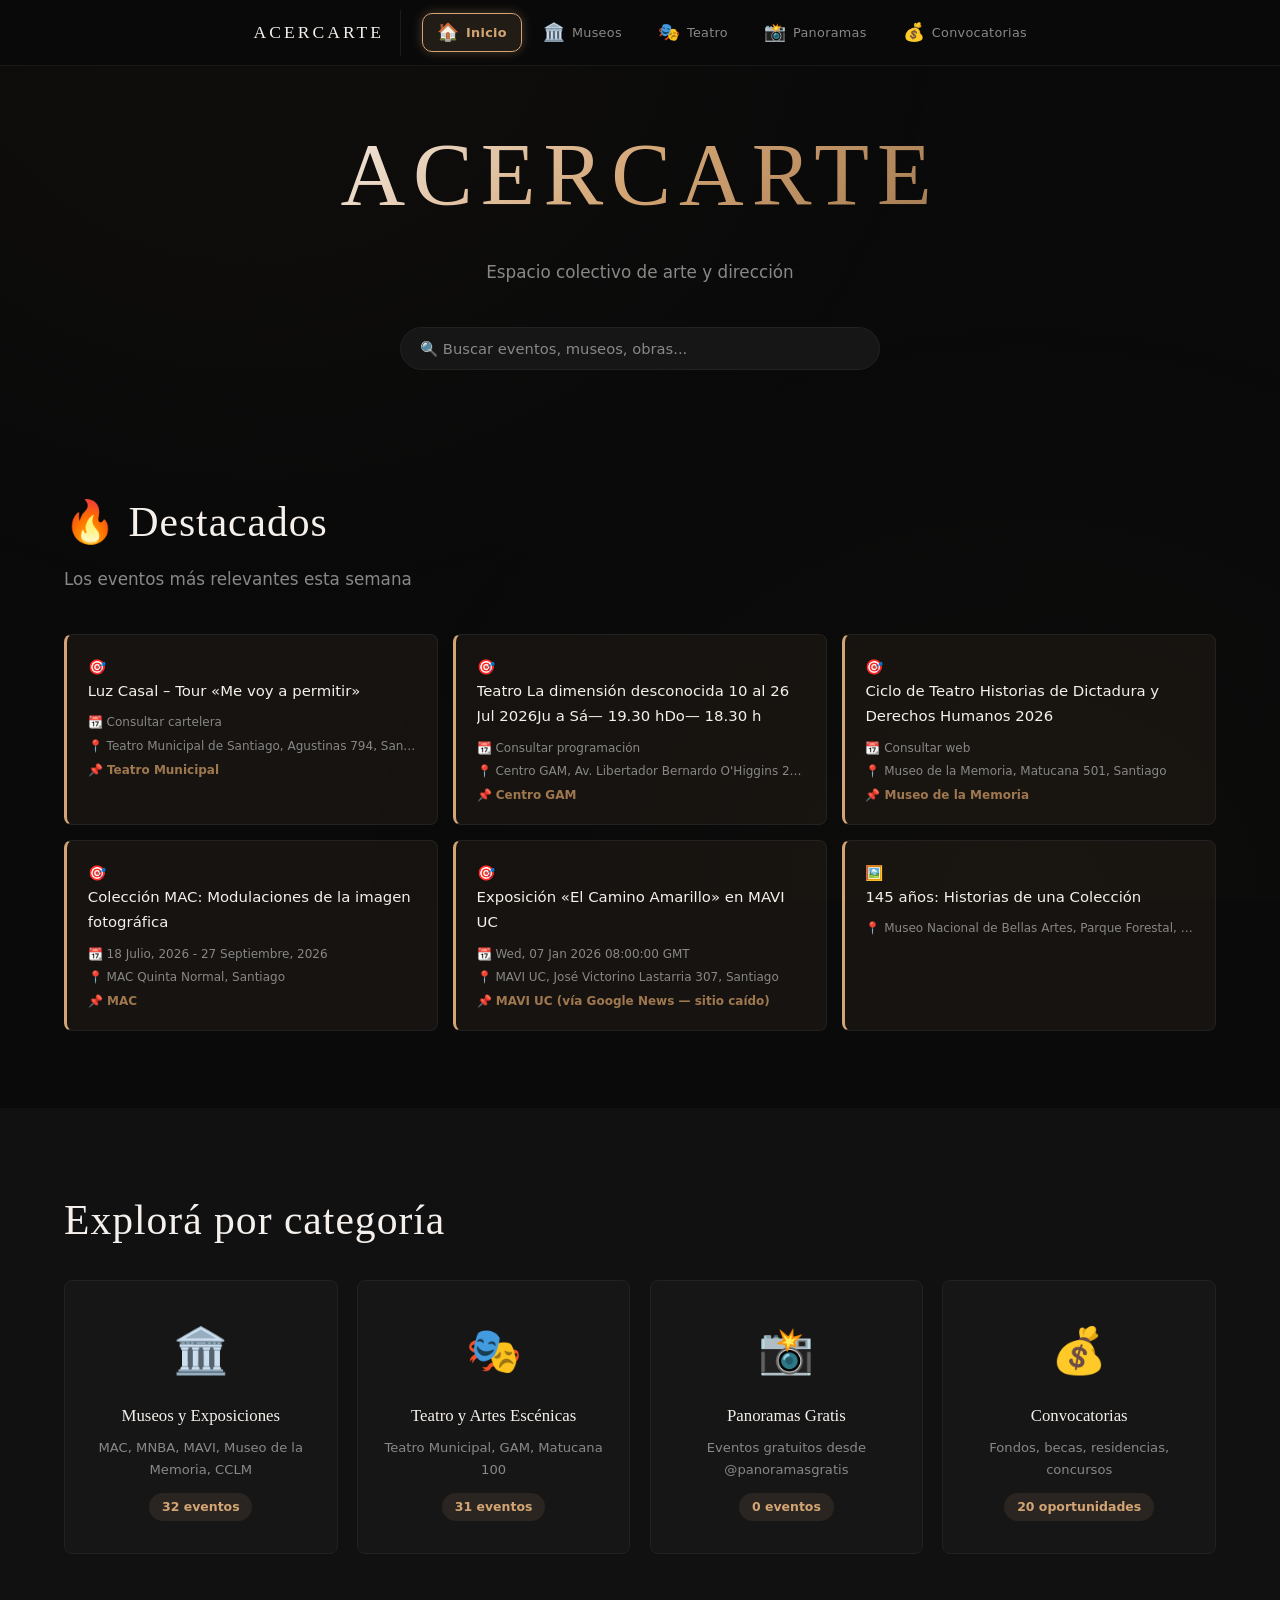
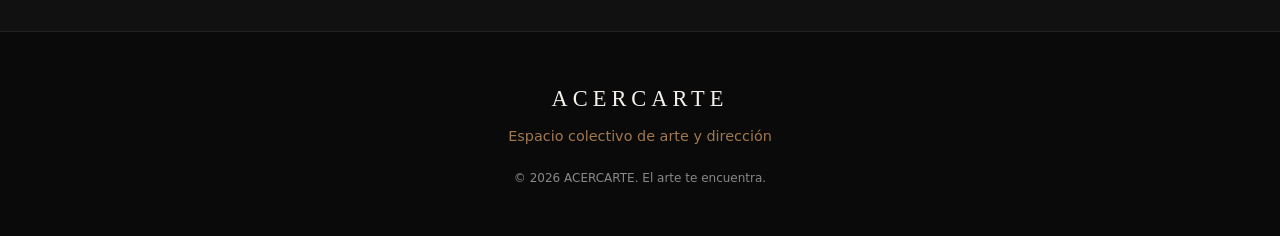
<file: index.html>
<!DOCTYPE html>
<html lang="es">
<head>
    <meta charset="UTF-8">
    <meta name="viewport" content="width=device-width, initial-scale=1.0">
    <meta name="description" content="ACERCARTE — Espacio colectivo de arte y dirección. Exhibimos, difundimos y conectamos arte emergente.">
    <title>ACERCARTE — Inicio</title>
    <link rel="stylesheet" href="css/style.css?v=6">
</head>
<body>
    <nav class="nav">
        <a href="index.html" class="logo">ACERCARTE</a>
        <div class="nav-links">
            <a href="index.html" class="nav-btn active"><span class="nav-icon">🏠</span><span class="nav-label">Inicio</span></a>
            <a href="museos.html" class="nav-btn"><span class="nav-icon">🏛️</span><span class="nav-label">Museos</span></a>
            <a href="teatro.html" class="nav-btn"><span class="nav-icon">🎭</span><span class="nav-label">Teatro</span></a>
            <a href="panoramas.html" class="nav-btn"><span class="nav-icon">📸</span><span class="nav-label">Panoramas</span></a>
            <a href="convocatorias.html" class="nav-btn"><span class="nav-icon">💰</span><span class="nav-label">Convocatorias</span></a>
        </div>
    </nav>

    <header class="hero-mini">
        <div class="hero-content">
            <h1 class="hero-title">ACERCARTE</h1>
            <p class="section-subtitle">Espacio colectivo de arte y dirección</p>
            <div data-search-container></div>
        </div>
    </header>

    <!-- 🔥 Destacados -->
    <section class="section" id="destacados">
        <div class="container">
            <h2>🔥 Destacados</h2>
            <p class="section-subtitle">Los eventos más relevantes esta semana</p>
            <div id="destacados-status" class="loading">Cargando...</div>
            <div id="destacados-content" style="display:none;">
                <div id="destacados-list" class="expo-list"></div>
            </div>
        </div>
    </section>

    <!-- 🎯 Resumen por sección -->
    <section class="section section-alt">
        <div class="container">
            <h2>Explorá por categoría</h2>
            <div class="category-grid">
                <a href="museos.html" class="category-card">
                    <span class="cat-emoji">🏛️</span>
                    <h3>Museos y Exposiciones</h3>
                    <p>MAC, MNBA, MAVI, Museo de la Memoria, CCLM</p>
                    <span class="cat-count" id="count-museos">—</span>
                </a>
                <a href="teatro.html" class="category-card">
                    <span class="cat-emoji">🎭</span>
                    <h3>Teatro y Artes Escénicas</h3>
                    <p>Teatro Municipal, GAM, Matucana 100</p>
                    <span class="cat-count" id="count-teatro">—</span>
                </a>
                <a href="panoramas.html" class="category-card">
                    <span class="cat-emoji">📸</span>
                    <h3>Panoramas Gratis</h3>
                    <p>Eventos gratuitos desde @panoramasgratis</p>
                    <span class="cat-count" id="count-panoramas">—</span>
                </a>
                <a href="convocatorias.html" class="category-card">
                    <span class="cat-emoji">💰</span>
                    <h3>Convocatorias</h3>
                    <p>Fondos, becas, residencias, concursos</p>
                    <span class="cat-count" id="count-convocatorias">—</span>
                </a>
            </div>
        </div>
    </section>

    <!-- Footer -->
    <footer class="footer">
        <div class="container">
            <p class="footer-logo">ACERCARTE</p>
            <p class="footer-tagline">Espacio colectivo de arte y dirección</p>
            <p class="footer-copy">&copy; 2026 ACERCARTE. El arte te encuentra.</p>
        </div>
    </footer>

    <script src="js/app.js"></script>
    <script src="js/main.js"></script>
    <script>
    // Load highlights and counts for index page
    let allHighlights = [];
    let allAgenda = null;
    let allPanoramas = null;
    let allConvocatorias = null;

    document.addEventListener('DOMContentLoaded', () => {
        loadDestacados();
        loadCounts();
    });

    // ── Search across all data ──
    function matchesSearch(item, q) {
        if (!q) return true;
        const haystack = [
            item.nombre, item.lugar, item.fuente, item.fecha,
            item.titulo, item.descripcion, item.categoria
        ].filter(Boolean).join(' ').toLowerCase();
        return haystack.includes(q.toLowerCase());
    }

    document.addEventListener('acercarte:search', e => {
        const q = e.detail || '';
        if (q === '') {
            // Restore original highlights
            renderDestacados(allHighlights);
            return;
        }
        // First filter highlights
        const filtered = allHighlights.filter(h => matchesSearch(h, q));

        // Also search deep in all data
        const extraResults = [];
        if (allAgenda) {
            for (const ev of allAgenda.eventos_directos || []) {
                if (matchesSearch(ev, q)) extraResults.push({...ev, _type: 'evento'});
            }
            for (const ex of allAgenda.mnba || []) {
                if (matchesSearch(ex, q)) extraResults.push({...ex, _type: 'mnba', link: ex.link, nombre: ex.nombre});
            }
        }
        if (allPanoramas) {
            for (const post of allPanoramas.posts || []) {
                for (const ev of post.events || []) {
                    if (matchesSearch(ev, q)) extraResults.push({
                        nombre: ev.description || ev.date || 'Panorama',
                        link: post.url, lugar: ev.location || 'Santiago',
                        fecha: ev.date || '', fuente: 'Panoramas Gratis', _type: 'panorama'
                    });
                }
            }
        }

        // Merge and deduplicate by nombre
        const seen = new Set();
        const results = [];
        for (const r of [...filtered, ...extraResults]) {
            const key = (r.nombre || r.titulo || '').trim();
            if (!seen.has(key)) { seen.add(key); results.push(r); }
        }

        renderDestacados(results.slice(0, 12));
    });

    function renderDestacados(highlights) {
        const list = document.getElementById('destacados-list');
        if (highlights.length === 0) {
            list.innerHTML = '<p class="agenda-empty-msg">Ningún resultado encontrado.</p>';
            return;
        }
        list.innerHTML = highlights.map(ev => {
            const link = ev.link || '#';
            const tipo = ev._type === 'mnba' ? '🖼️' : ev._type === 'panorama' ? '📸' : '🎯';
            return '<a href="' + escapeHTML(link) + '" target="_blank" rel="noopener" class="expo-card-link">'
                + '<div class="expo-card highlight-card">'
                + tipo + ' <span class="expo-link">' + escapeHTML(ev.nombre || '') + '</span>'
                + (ev.fecha ? '<div class="expo-meta">📆 ' + escapeHTML(ev.fecha) + '</div>' : '')
                + (ev.lugar ? '<div class="expo-meta">📍 ' + escapeHTML(ev.lugar) + '</div>' : '')
                + (ev.fuente ? '<div class="expo-meta fuente-tag">📌 ' + escapeHTML(ev.fuente) + '</div>' : '')
                + '</div></a>';
        }).join('');
    }

    async function loadDestacados() {
        try {
            const [agenda, panoramas] = await Promise.all([
                fetch('datos/agenda.json').then(r => r.json()),
                fetch('datos/panoramas-gratis.json').then(r => r.json())
            ]);

            allAgenda = agenda;
            allPanoramas = panoramas;

            const status = document.getElementById('destacados-status');
            const content = document.getElementById('destacados-content');

            status.style.display = 'none';
            content.style.display = 'block';

            // Pick highlights: first 2 from direct events, 1 MNBA, 2 panoramas
            const highlights = [];
            if (agenda.eventos_directos) {
                // Pick one from each top venue
                const seen = new Set();
                for (const ev of agenda.eventos_directos) {
                    const fte = ev.fuente || '';
                    if (!seen.has(fte) && highlights.length < 5) {
                        seen.add(fte);
                        highlights.push({...ev, _type: 'evento'});
                    }
                }
            }
            if (agenda.mnba && agenda.mnba.length > 0) {
                highlights.push({...agenda.mnba[0], _type: 'mnba', link: agenda.mnba[0].link});
            }
            if (panoramas.posts) {
                for (const post of panoramas.posts.slice(0, 2)) {
                    if (post.events && post.events.length > 0) {
                        const ev = post.events[0];
                        highlights.push({
                            nombre: ev.description || ev.date || 'Panorama',
                            link: post.url,
                            lugar: ev.location || 'Santiago',
                            fecha: ev.date || '',
                            fuente: 'Panoramas Gratis',
                            _type: 'panorama'
                        });
                    }
                }
            }

            allHighlights = highlights;
            renderDestacados(highlights);

        } catch(e) {
            console.warn('Error loading highlights:', e);
        }
    }

    async function loadCounts() {
        try {
            const [agenda, panoramas, conv] = await Promise.all([
                fetch('datos/agenda.json').then(r => r.json()),
                fetch('datos/panoramas-gratis.json').then(r => r.json()),
                fetch('datos/oportunidades.json').then(r => r.json()).catch(() => ({oportunidades:[]}))
            ]);

            // Count museums vs theater
            const museosKw = ['MAC', 'MAVI', 'MNBA', 'Memoria', 'CCLM', 'museo', 'exposición'];
            const teatroKw = ['Teatro', 'GAM', 'Matucana', 'Danza', 'Escénicas'];

            let museos = 0, teatro = 0;
            for (const ev of agenda.eventos_directos || []) {
                const cat = (ev.categoria || '') + (ev.fuente || '');
                if (museosKw.some(k => cat.includes(k))) museos++;
                if (teatroKw.some(k => cat.includes(k))) teatro++;
            }
            museos += (agenda.mnba || []).length;

            document.getElementById('count-museos').textContent = museos + ' eventos';
            document.getElementById('count-teatro').textContent = teatro + ' eventos';
            document.getElementById('count-panoramas').textContent = (panoramas.total_eventos || 0) + ' eventos';
            document.getElementById('count-convocatorias').textContent = (conv.oportunidades || []).length + ' oportunidades';
        } catch(e) {}
    }
    </script>
</body>
</html>
</file>
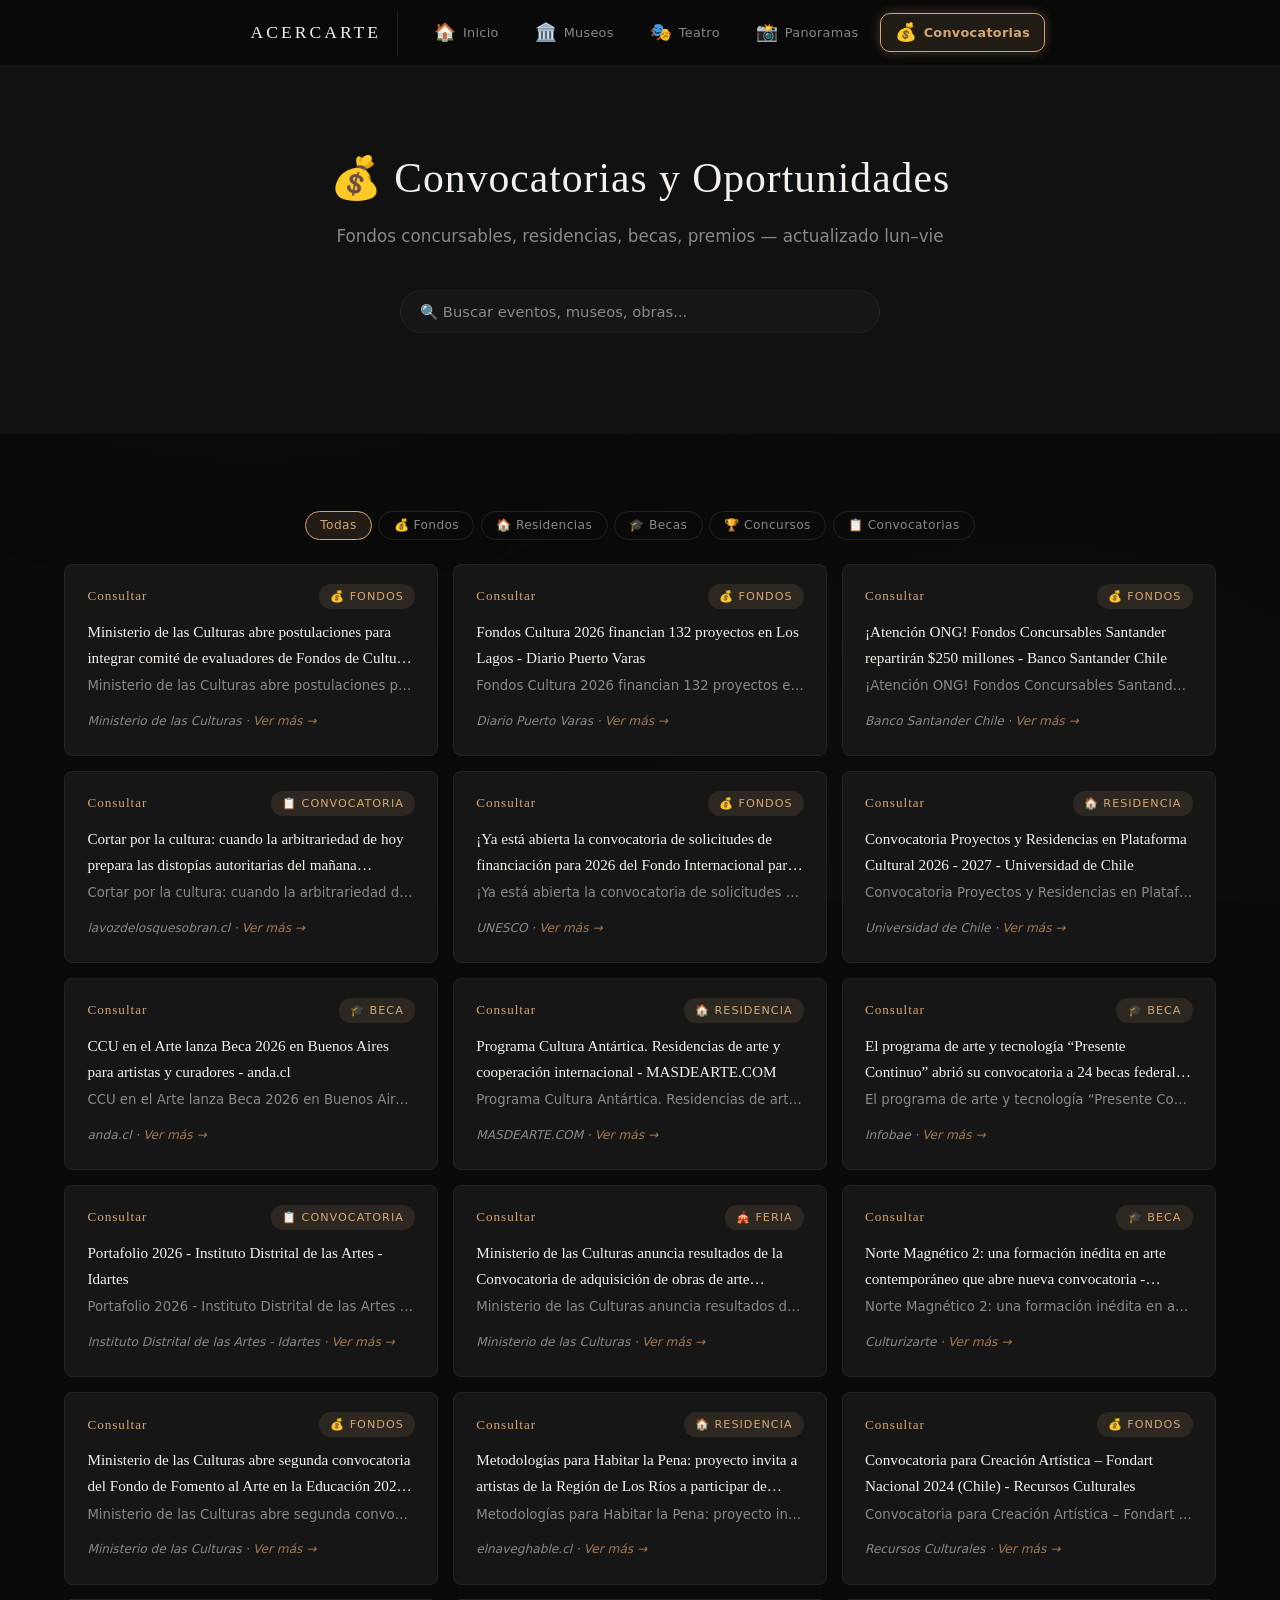
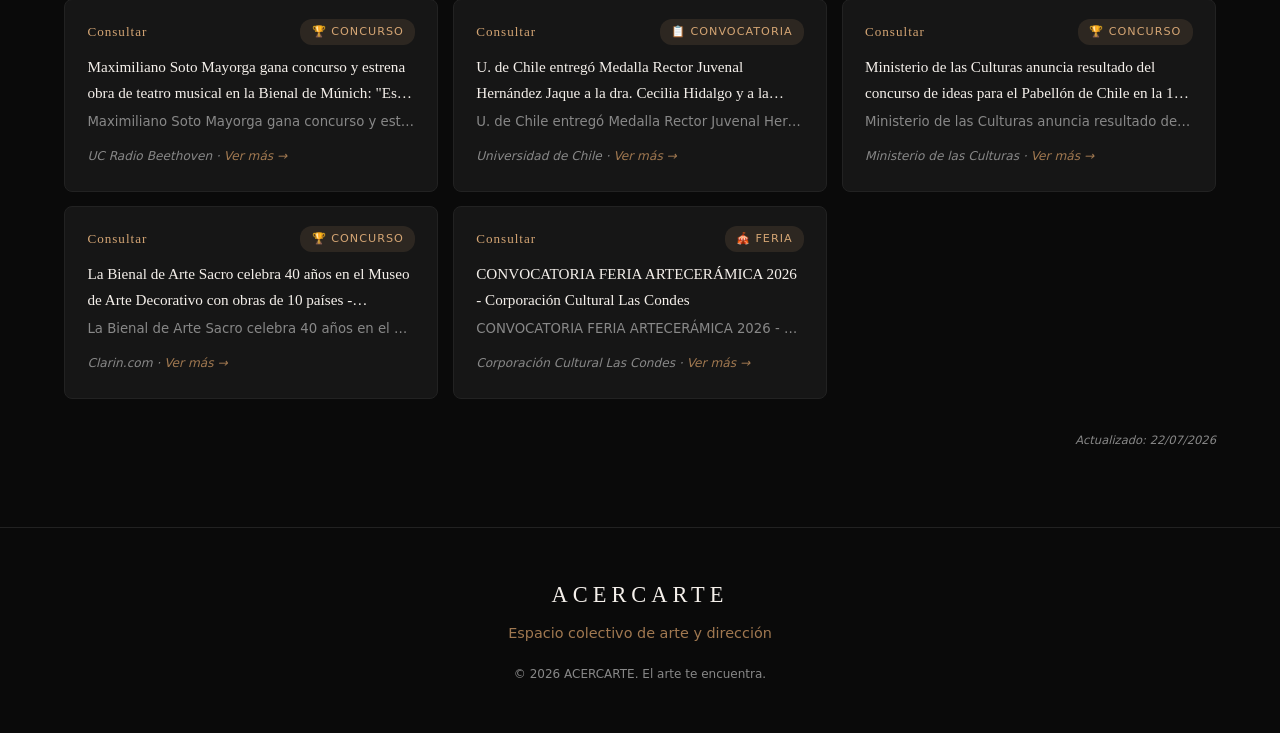
<file: convocatorias.html>
<!DOCTYPE html>
<html lang="es">
<head>
    <meta charset="UTF-8">
    <meta name="viewport" content="width=device-width, initial-scale=1.0">
    <title>ACERCARTE — Convocatorias y Oportunidades</title>
    <link rel="stylesheet" href="css/style.css?v=5">
</head>
<body>
    <nav class="nav">
        <a href="index.html" class="logo">ACERCARTE</a>
        <div class="nav-links">
            <a href="index.html" class="nav-btn"><span class="nav-icon">🏠</span><span class="nav-label">Inicio</span></a>
            <a href="museos.html" class="nav-btn"><span class="nav-icon">🏛️</span><span class="nav-label">Museos</span></a>
            <a href="teatro.html" class="nav-btn"><span class="nav-icon">🎭</span><span class="nav-label">Teatro</span></a>
            <a href="panoramas.html" class="nav-btn"><span class="nav-icon">📸</span><span class="nav-label">Panoramas</span></a>
            <a href="convocatorias.html" class="nav-btn active"><span class="nav-icon">💰</span><span class="nav-label">Convocatorias</span></a>
        </div>
    </nav>

    <section class="section page-hero">
        <div class="container">
            <h2>💰 Convocatorias y Oportunidades</h2>
            <p class="section-subtitle">Fondos concursables, residencias, becas, premios — actualizado lun–vie</p>
            <div data-search-container></div>
        </div>
    </section>

    <section class="section">
        <div class="container">
            <div id="conv-status" class="loading">Cargando oportunidades...</div>
            <div id="conv-content" style="display:none;">
                <div id="conv-filters" class="conv-filters" style="display:none;">
                    <button class="conv-filter active" data-filter="todas">Todas</button>
                    <button class="conv-filter" data-filter="fondos">💰 Fondos</button>
                    <button class="conv-filter" data-filter="residencia">🏠 Residencias</button>
                    <button class="conv-filter" data-filter="beca">🎓 Becas</button>
                    <button class="conv-filter" data-filter="concurso">🏆 Concursos</button>
                    <button class="conv-filter" data-filter="convocatoria">📋 Convocatorias</button>
                </div>
                <div id="conv-list" class="participaciones-list"></div>
                <p class="agenda-updated">Actualizado: <span id="conv-date"></span></p>
            </div>
        </div>
    </section>

    <footer class="footer">
        <div class="container">
            <p class="footer-logo">ACERCARTE</p>
            <p class="footer-tagline">Espacio colectivo de arte y dirección</p>
            <p class="footer-copy">&copy; 2026 ACERCARTE. El arte te encuentra.</p>
        </div>
    </footer>

    <script src="js/app.js"></script>
    <script>
    let todasOportunidades = [];
    let currentSearch = '';

    function matchesSearch(op, q) {
        if (!q) return true;
        const haystack = [op.titulo, op.descripcion, op.fuente, op.deadline, op.categoria, op.monto]
            .filter(Boolean).join(' ').toLowerCase();
        return haystack.includes(q.toLowerCase());
    }

    function escapeHTML(s) {
        if (!s) return '';
        const d = document.createElement('div');
        d.textContent = s;
        return d.innerHTML;
    }

    async function init() {
        try {
            const resp = await fetch('datos/oportunidades.json');
            const data = await resp.json();

            document.getElementById('conv-status').style.display = 'none';
            document.getElementById('conv-content').style.display = 'block';
            document.getElementById('conv-date').textContent = data.fecha;

            todasOportunidades = data.oportunidades || [];

            if (todasOportunidades.length === 0) {
                document.getElementById('conv-list').innerHTML = '<p class="agenda-empty-msg">No hay oportunidades nuevas hoy.</p>';
                return;
            }

            const categorias = new Set(todasOportunidades.map(o => o.categoria));
            if (categorias.size > 1) {
                document.getElementById('conv-filters').style.display = 'flex';
            }

            renderOportunidades('todas');
        } catch(e) {
            document.getElementById('conv-status').innerHTML = '<div class="empty-state"><p>📡 Cargando...</p></div>';
        }
    }

    function renderOportunidades(filtro) {
        const list = document.getElementById('conv-list');
        let items = todasOportunidades;

        if (currentSearch) {
            items = items.filter(op => matchesSearch(op, currentSearch));
        }

        if (filtro !== 'todas') items = items.filter(o => o.categoria === filtro);

        if (items.length === 0) {
            list.innerHTML = '<p class="agenda-empty-msg">Sin resultados para este filtro.</p>';
            return;
        }

        const catLabels = {
            fondos: '💰 Fondos', residencia: '🏠 Residencia', beca: '🎓 Beca',
            concurso: '🏆 Concurso', feria: '🎪 Feria', premio: '🥇 Premio',
            convocatoria: '📋 Convocatoria'
        };

        list.innerHTML = items.map(op => '<div class="participacion-item">'
            + '<div class="participacion-header">'
            + '<span class="participacion-fecha">' + escapeHTML(op.deadline || 'Consultar') + '</span>'
            + '<span class="participacion-estado estado-postulado">' + (catLabels[op.categoria] || op.categoria) + '</span>'
            + '</div>'
            + '<h3>' + escapeHTML(op.titulo) + '</h3>'
            + '<p>' + escapeHTML(op.descripcion || '') + '</p>'
            + '<p class="participacion-meta">'
            + (op.fuente ? escapeHTML(op.fuente) + ' · ' : '')
            + (op.link ? '<a href="' + escapeHTML(op.link) + '" target="_blank" rel="noopener">Ver más →</a>' : '')
            + (op.monto ? ' · Monto: ' + escapeHTML(op.monto) : '')
            + '</p></div>'
        ).join('');
    }

    document.addEventListener('acercarte:search', e => {
        currentSearch = e.detail || '';
        document.querySelectorAll('.conv-filter').forEach((b, i) => b.classList.toggle('active', i === 0));
        renderOportunidades('todas');
    });

    document.addEventListener('DOMContentLoaded', init);
    document.addEventListener('click', e => {
        if (e.target.classList.contains('conv-filter')) {
            document.querySelectorAll('.conv-filter').forEach(b => b.classList.remove('active'));
            e.target.classList.add('active');
            renderOportunidades(e.target.dataset.filter);
        }
    });
    </script>
</body>
</html>
</file>
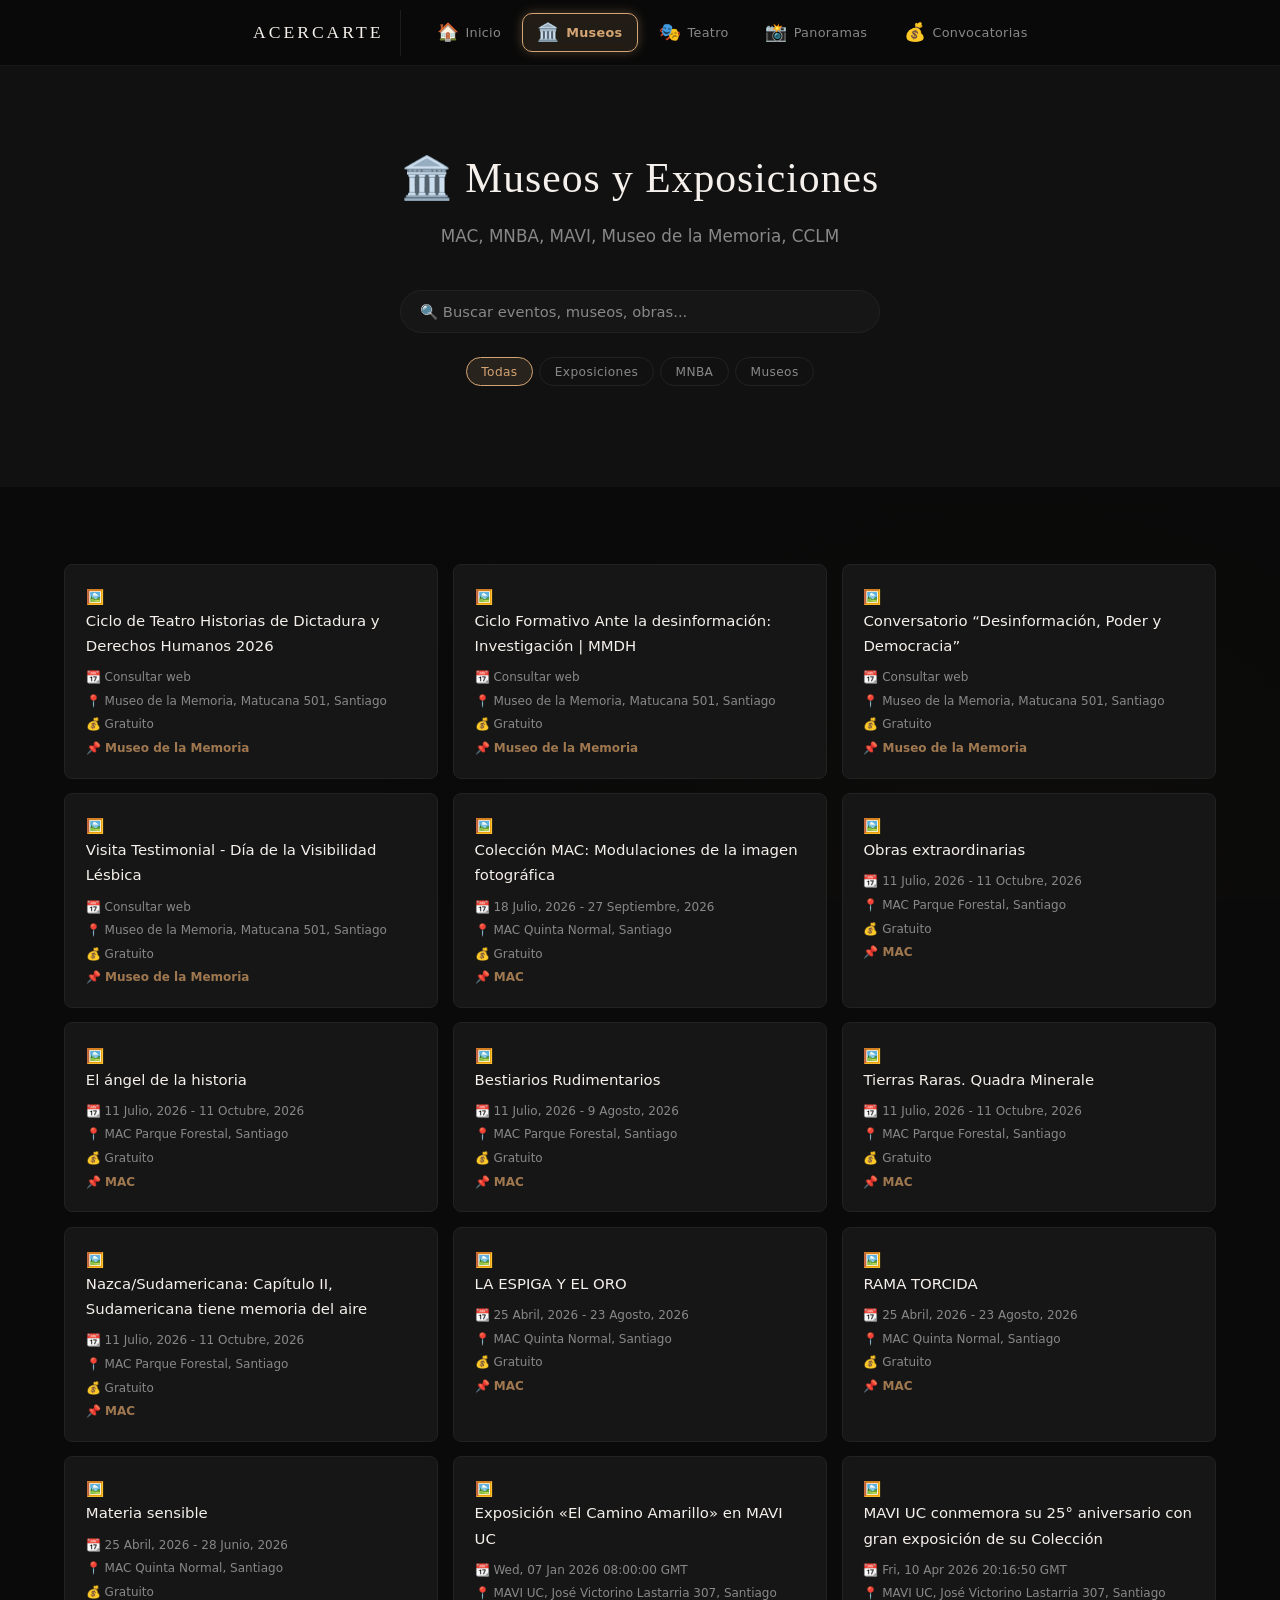
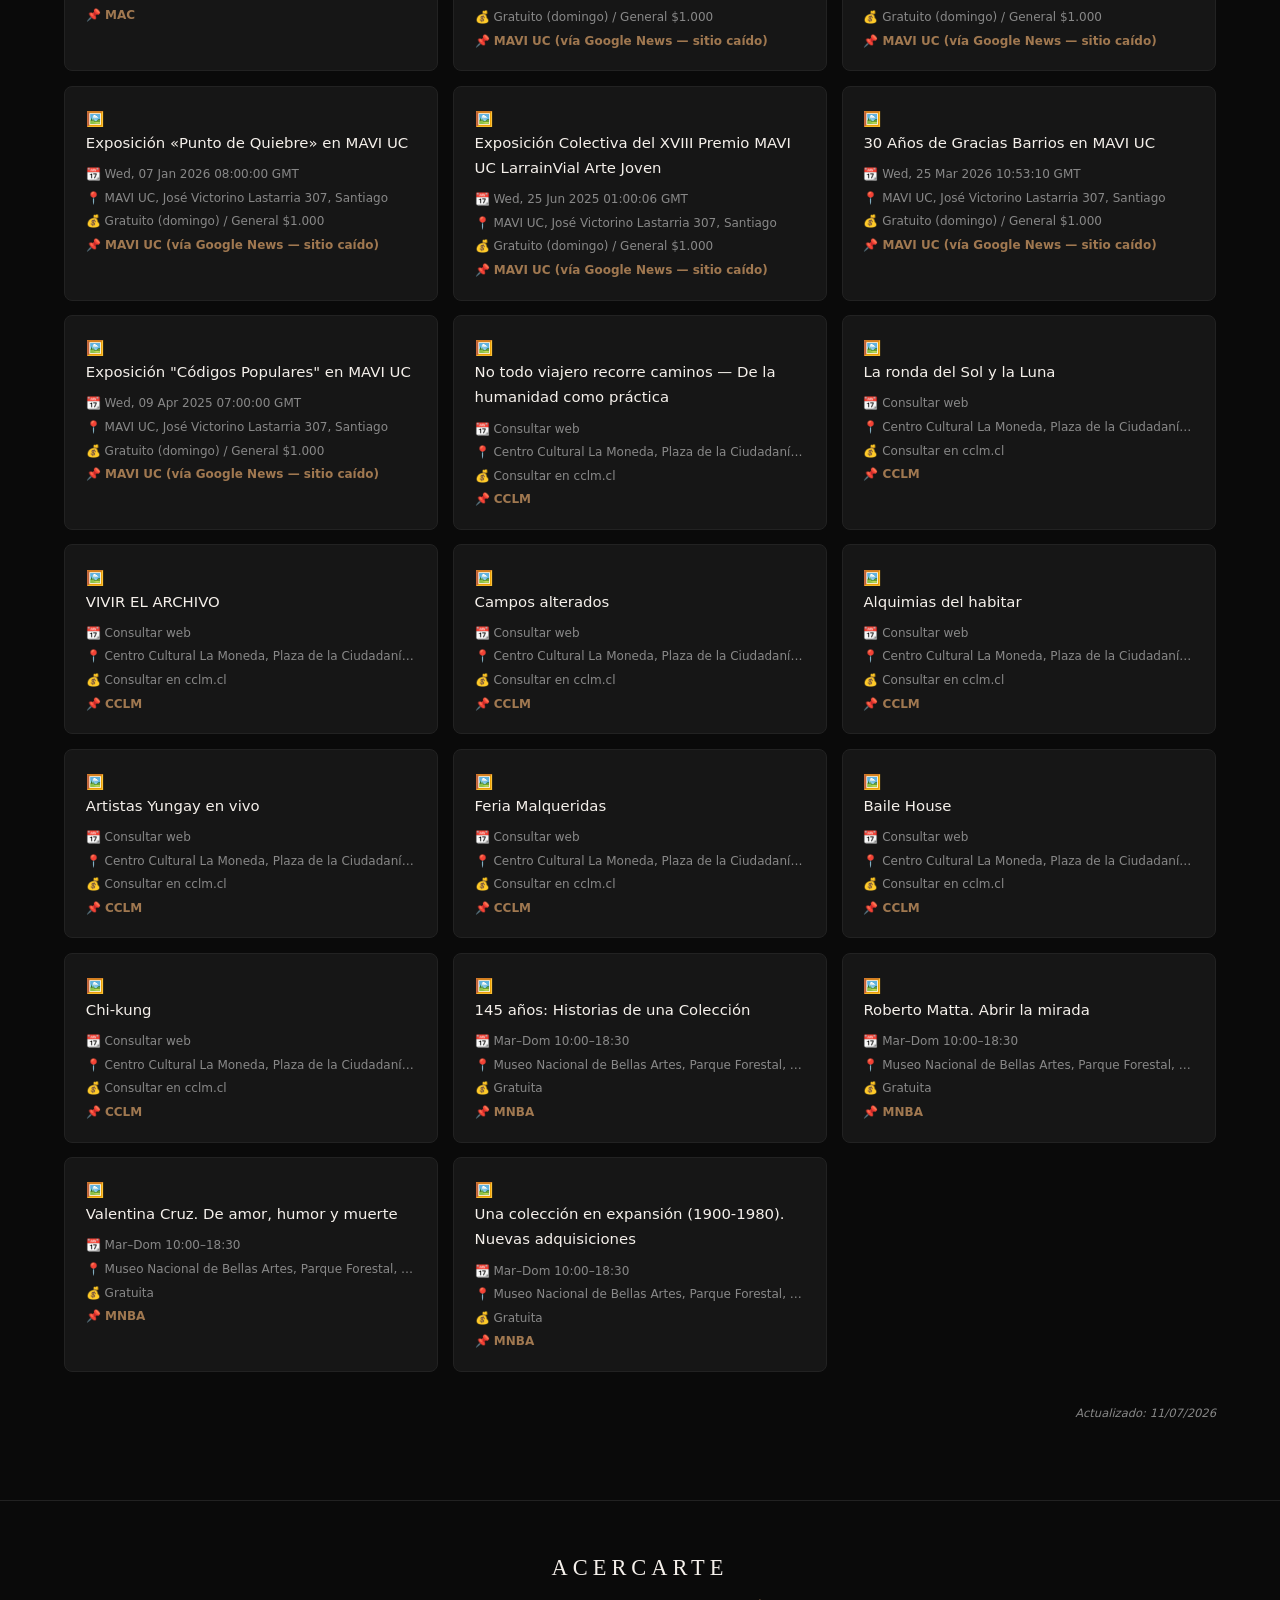
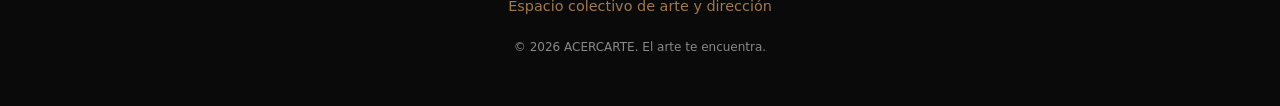
<file: museos.html>
<!DOCTYPE html>
<html lang="es">
<head>
    <meta charset="UTF-8">
    <meta name="viewport" content="width=device-width, initial-scale=1.0">
    <title>ACERCARTE — Museos y Exposiciones</title>
    <link rel="stylesheet" href="css/style.css?v=5">
</head>
<body>
    <nav class="nav">
        <a href="index.html" class="logo">ACERCARTE</a>
        <div class="nav-links">
            <a href="index.html" class="nav-btn"><span class="nav-icon">🏠</span><span class="nav-label">Inicio</span></a>
            <a href="museos.html" class="nav-btn active"><span class="nav-icon">🏛️</span><span class="nav-label">Museos</span></a>
            <a href="teatro.html" class="nav-btn"><span class="nav-icon">🎭</span><span class="nav-label">Teatro</span></a>
            <a href="panoramas.html" class="nav-btn"><span class="nav-icon">📸</span><span class="nav-label">Panoramas</span></a>
            <a href="convocatorias.html" class="nav-btn"><span class="nav-icon">💰</span><span class="nav-label">Convocatorias</span></a>
        </div>
    </nav>

    <section class="section page-hero">
        <div class="container">
            <h2>🏛️ Museos y Exposiciones</h2>
            <p class="section-subtitle">MAC, MNBA, MAVI, Museo de la Memoria, CCLM</p>
            <div data-search-container></div>
            <div id="filters" class="pg-filters" style="display:none;">
                <div id="cat-filters" class="pg-cat-filters"></div>
            </div>
        </div>
    </section>

    <section class="section">
        <div class="container">
            <div id="status" class="loading">Cargando museos...</div>
            <div id="content" style="display:none;">
                <div id="museos-list" class="expo-list"></div>
                <p class="agenda-updated">Actualizado: <span id="date"></span></p>
            </div>
        </div>
    </section>

    <footer class="footer">
        <div class="container">
            <p class="footer-logo">ACERCARTE</p>
            <p class="footer-tagline">Espacio colectivo de arte y dirección</p>
            <p class="footer-copy">&copy; 2026 ACERCARTE. El arte te encuentra.</p>
        </div>
    </footer>

    <script src="js/app.js"></script>
    <script>
    const MUSEOS_KW = ['MAC', 'MAVI', 'MNBA', 'Memoria', 'CCLM', 'museo', 'exposición', 'exposicion',
                        'patrimonio', 'galería', 'galeria', 'muestra'];
    let allEvents = [];
    let currentFilter = 'todas';
    let currentSearch = '';

    function matchesSearch(ev, q) {
        if (!q) return true;
        const haystack = [ev.nombre, ev.lugar, ev.fuente, ev.fecha, ev.categoria, ev.precio, ev._normCat]
            .filter(Boolean).join(' ').toLowerCase();
        return haystack.includes(q.toLowerCase());
    }

    function escapeHTML(s) {
        if (!s) return '';
        const d = document.createElement('div');
        d.textContent = s;
        return d.innerHTML;
    }

    async function init() {
        try {
            const resp = await fetch('datos/agenda.json');
            const data = await resp.json();

            document.getElementById('date').textContent = data.fecha;

            // Filter: museums + exhibitions
            allEvents = [];
            for (const ev of data.eventos_directos || []) {
                const cat = ((ev.categoria || '') + ' ' + (ev.fuente || '') + ' ' + (ev.lugar || '')).toLowerCase();
                if (MUSEOS_KW.some(k => cat.includes(k.toLowerCase()))) {
                    allEvents.push({...ev, _normCat: normCat(ev.categoria || '')});
                }
            }
            // Add MNBA
            for (const ex of data.mnba || []) {
                allEvents.push({
                    nombre: ex.nombre, link: ex.link, fecha: ex.horario || '',
                    lugar: ex.lugar || '', precio: ex.entrada || '',
                    fuente: 'MNBA', _normCat: 'MNBA'
                });
            }

            document.getElementById('status').style.display = 'none';
            document.getElementById('content').style.display = 'block';

            if (allEvents.length === 0) {
                document.getElementById('museos-list').innerHTML =
                    '<p class="agenda-empty-msg">No hay exposiciones en este momento.</p>';
                return;
            }

            // Build filters
            const cats = new Set(allEvents.map(e => e._normCat));
            const catList = ['todas', ...Array.from(cats).sort()];
            const filtersEl = document.getElementById('filters');
            const catEl = document.getElementById('cat-filters');
            filtersEl.style.display = 'block';
            catEl.innerHTML = catList.map(c =>
                '<button class="pg-cat-filter' + (c === 'todas' ? ' active' : '') +
                '" data-cat="' + c + '">' + (c === 'todas' ? 'Todas' : c) + '</button>'
            ).join('');

            render();
        } catch(e) {
            document.getElementById('status').innerHTML = '<div class="empty-state"><p>📡 Cargando datos...</p></div>';
        }
    }

    function normCat(cat) {
        const lower = (cat || '').toLowerCase();
        if (lower.includes('museo')) return 'Museos';
        if (lower.includes('exposición') || lower.includes('exposicion') || lower.includes('muestra')) return 'Exposiciones';
        if (lower.includes('cultura') || lower.includes('centro cultural')) return 'Cultura';
        if (lower.includes('patrimonio')) return 'Patrimonio';
        if (lower.includes('galería') || lower.includes('galeria')) return 'Galerías';
        return 'General';
    }

    function render() {
        const list = document.getElementById('museos-list');
        let events = [...allEvents];
        if (currentSearch) {
            events = events.filter(e => matchesSearch(e, currentSearch));
        }
        if (currentFilter !== 'todas') {
            events = events.filter(e => e._normCat === currentFilter);
        }

        if (events.length === 0) {
            list.innerHTML = '<p class="agenda-empty-msg">Ningún resultado para "' + escapeHTML(currentSearch) + '".</p>';
            return;
        }
        list.innerHTML = events.map(ev => {
            const link = ev.link || '#';
            return '<a href="' + escapeHTML(link) + '" target="_blank" rel="noopener" class="expo-card-link">'
                + '<div class="expo-card evento-directo">'
                + '🖼️ <span class="expo-link">' + escapeHTML(ev.nombre || '') + '</span>'
                + (ev.fecha ? '<div class="expo-meta">📆 ' + escapeHTML(ev.fecha) + '</div>' : '')
                + (ev.lugar ? '<div class="expo-meta">📍 ' + escapeHTML(ev.lugar) + '</div>' : '')
                + (ev.precio ? '<div class="expo-meta">💰 ' + escapeHTML(ev.precio) + '</div>' : '')
                + (ev.fuente ? '<div class="expo-meta fuente-tag">📌 ' + escapeHTML(ev.fuente) + '</div>' : '')
                + '</div></a>';
        }).join('');
    }

    document.addEventListener('acercarte:search', e => {
        currentSearch = e.detail || '';
        currentFilter = 'todas';
        document.querySelectorAll('.pg-cat-filter').forEach((b, i) => b.classList.toggle('active', i === 0));
        render();
    });

    document.addEventListener('DOMContentLoaded', init);
    document.addEventListener('click', e => {
        if (e.target.classList.contains('pg-cat-filter')) {
            document.querySelectorAll('.pg-cat-filter').forEach(b => b.classList.remove('active'));
            e.target.classList.add('active');
            currentFilter = e.target.dataset.cat;
            render();
        }
    });
    </script>
</body>
</html>
</file>
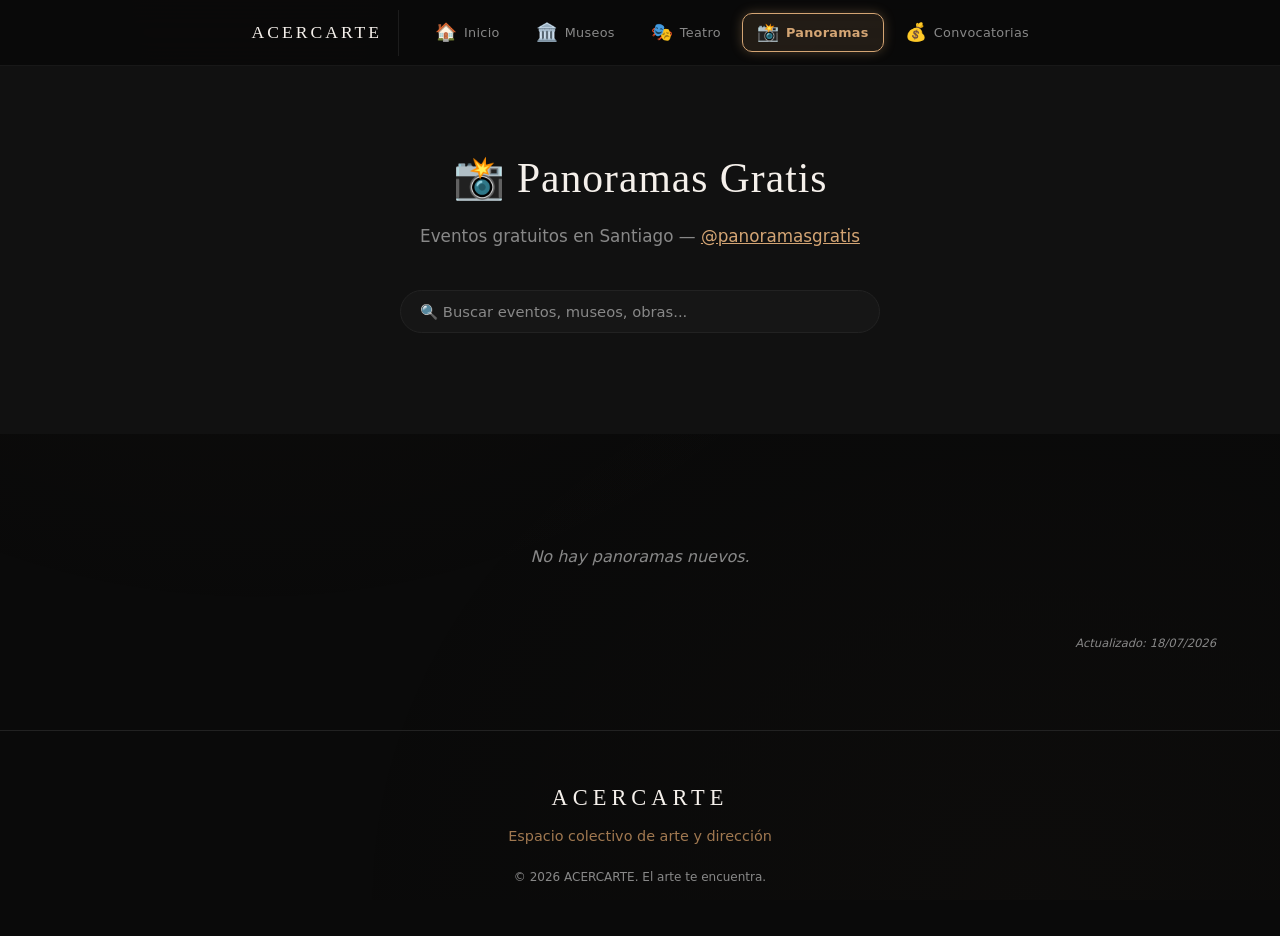
<file: panoramas.html>
<!DOCTYPE html>
<html lang="es">
<head>
    <meta charset="UTF-8">
    <meta name="viewport" content="width=device-width, initial-scale=1.0">
    <title>ACERCARTE — Panoramas Gratis</title>
    <link rel="stylesheet" href="css/style.css?v=5">
</head>
<body>
    <nav class="nav">
        <a href="index.html" class="logo">ACERCARTE</a>
        <div class="nav-links">
            <a href="index.html" class="nav-btn"><span class="nav-icon">🏠</span><span class="nav-label">Inicio</span></a>
            <a href="museos.html" class="nav-btn"><span class="nav-icon">🏛️</span><span class="nav-label">Museos</span></a>
            <a href="teatro.html" class="nav-btn"><span class="nav-icon">🎭</span><span class="nav-label">Teatro</span></a>
            <a href="panoramas.html" class="nav-btn active"><span class="nav-icon">📸</span><span class="nav-label">Panoramas</span></a>
            <a href="convocatorias.html" class="nav-btn"><span class="nav-icon">💰</span><span class="nav-label">Convocatorias</span></a>
        </div>
    </nav>

    <section class="section page-hero">
        <div class="container">
            <h2>📸 Panoramas Gratis</h2>
            <p class="section-subtitle">Eventos gratuitos en Santiago — <a href="https://www.instagram.com/panoramasgratis/" target="_blank" style="color:var(--accent);">@panoramasgratis</a></p>
            <div data-search-container></div>
        </div>
    </section>

    <section class="section">
        <div class="container">
            <div id="pg-status" class="loading">Cargando panoramas...</div>
            <div id="pg-content" style="display:none;">
                <div id="pg-filters" class="pg-filters" style="display:none;">
                    <div id="pg-cat-filters" class="pg-cat-filters"></div>
                    <div class="pg-sort-row">
                        <span class="pg-sort-label">Ordenar:</span>
                        <button class="pg-sort active" data-sort="default">🔥 Relevancia</button>
                        <button class="pg-sort" data-sort="soonest">📅 Próximos</button>
                        <button class="pg-sort" data-sort="ending">⏳ Últimos días</button>
                        <span id="pg-count" class="pg-count"></span>
                    </div>
                </div>
                <div id="pg-list"></div>
                <p class="agenda-updated">Actualizado: <span id="pg-date"></span></p>
            </div>
        </div>
    </section>

    <footer class="footer">
        <div class="container">
            <p class="footer-logo">ACERCARTE</p>
            <p class="footer-tagline">Espacio colectivo de arte y dirección</p>
            <p class="footer-copy">&copy; 2026 ACERCARTE. El arte te encuentra.</p>
        </div>
    </footer>

    <script src="js/app.js"></script>
    <script>
    let allPanoramaEvents = [];
    let currentPgFilter = 'todas';
    let currentPgSort = 'default';
    let currentSearch = '';

    function matchesSearch(ev, q) {
        if (!q) return true;
        const haystack = [ev.description, ev.location, ev.extra, ev.time, ev.date, ev.postHeader,
            ...(ev.categories || []).map(c => c[1])]
            .filter(Boolean).join(' ').toLowerCase();
        return haystack.includes(q.toLowerCase());
    }

    function escapeHTML(s) {
        if (!s) return '';
        const d = document.createElement('div');
        d.textContent = s;
        return d.innerHTML;
    }

    async function init() {
        try {
            const resp = await fetch('datos/panoramas-gratis.json');
            const data = await resp.json();

            document.getElementById('pg-status').style.display = 'none';
            document.getElementById('pg-content').style.display = 'block';
            document.getElementById('pg-date').textContent = data.fecha;

            allPanoramaEvents = [];
            data.posts.forEach(post => {
                (post.events || []).forEach(ev => {
                    allPanoramaEvents.push({...ev, postHeader: post.header, postUrl: post.url, postDate: post.date});
                });
            });

            if (allPanoramaEvents.length === 0) {
                document.getElementById('pg-list').innerHTML = '<p class="agenda-empty-msg">No hay panoramas nuevos.</p>';
                return;
            }

            const catAvail = data.categorias_disponibles || [];
            if (catAvail.length > 1) {
                document.getElementById('pg-filters').style.display = 'block';
                document.getElementById('pg-cat-filters').innerHTML =
                    '<button class="pg-cat-filter active" data-cat="todas">Todas</button>' +
                    catAvail.map(cat => '<button class="pg-cat-filter" data-cat="' + escapeHTML(cat) + '">' + escapeHTML(cat) + '</button>').join('');
            }

            render();
        } catch(e) {
            document.getElementById('pg-status').innerHTML = '<div class="empty-state"><p>📡 Cargando...</p></div>';
        }
    }

    function render() {
        const list = document.getElementById('pg-list');
        let events = [...allPanoramaEvents];

        if (currentSearch) {
            events = events.filter(ev => matchesSearch(ev, currentSearch));
        }

        if (currentPgFilter !== 'todas')
            events = events.filter(ev => (ev.categories || []).some(c => c[1] === currentPgFilter));

        if (currentPgSort === 'soonest') {
            events.sort((a, b) => {
                const da = a.date_start ? new Date(a.date_start) : null;
                const db = b.date_start ? new Date(b.date_start) : null;
                if (da && db) return da - db;
                if (da) return -1; if (db) return 1; return 0;
            });
        } else if (currentPgSort === 'ending') {
            events.sort((a, b) => {
                const da = a.date_end ? new Date(a.date_end) : null;
                const db = b.date_end ? new Date(b.date_end) : null;
                if (da && db) return da - db;
                if (da) return -1; if (db) return 1; return 0;
            });
        }

        document.getElementById('pg-count').textContent = events.length + ' de ' + allPanoramaEvents.length + ' eventos';

        const grouped = {};
        events.forEach(ev => {
            const key = ev.postHeader || 'Sin categoría';
            if (!grouped[key]) grouped[key] = {header: key, url: ev.postUrl, date: ev.postDate, events: []};
            grouped[key].events.push(ev);
        });

        list.innerHTML = Object.values(grouped).map(post => {
            let html = '<div class="pg-post">';
            if (post.header) html += '<h3 class="pg-post-header">' + escapeHTML(post.header) + '</h3>';
            html += '<div class="pg-header"><span class="pg-date">📅 ' + escapeHTML(post.date || '') + '</span>'
                + '<a href="' + escapeHTML(post.url) + '" target="_blank" class="pg-link">Ver en Instagram →</a></div>'
                + '<div class="pg-events">';
            post.events.forEach(ev => {
                html += '<div class="pg-event-card">';
                if (ev.categories && ev.categories.length > 0) {
                    html += '<div class="pg-ev-tags">';
                    ev.categories.forEach(c => {
                        html += '<span class="pg-ev-tag">' + c[0] + ' ' + escapeHTML(c[1]) + '</span>';
                    });
                    html += '</div>';
                }
                if (ev.time || ev.date) {
                    html += '<div class="pg-event-when">';
                    if (ev.time) html += '<span class="pg-ev-time">🕐 ' + escapeHTML(ev.time) + '</span>';
                    if (ev.date) html += '<span class="pg-ev-date">📆 ' + escapeHTML(ev.date) + '</span>';
                    html += '</div>';
                }
                if (ev.description) html += '<p class="pg-ev-desc">' + escapeHTML(ev.description) + '</p>';
                if (ev.location || ev.extra) {
                    html += '<div class="pg-ev-meta">';
                    if (ev.location) html += '<span class="pg-ev-loc">📍 ' + escapeHTML(ev.location) + '</span>';
                    if (ev.extra) html += '<span class="pg-ev-extra">ℹ️ ' + escapeHTML(ev.extra) + '</span>';
                    html += '</div>';
                }
                html += '</div>';
            });
            html += '</div></div>';
            return html;
        }).join('');
    }

    document.addEventListener('acercarte:search', e => {
        currentSearch = e.detail || '';
        currentPgFilter = 'todas';
        document.querySelectorAll('.pg-cat-filter').forEach((b, i) => b.classList.toggle('active', i === 0));
        render();
    });

    document.addEventListener('DOMContentLoaded', init);
    document.addEventListener('click', e => {
        if (e.target.classList.contains('pg-cat-filter')) {
            document.querySelectorAll('.pg-cat-filter').forEach(b => b.classList.remove('active'));
            e.target.classList.add('active');
            currentPgFilter = e.target.dataset.cat;
            render();
        }
        if (e.target.classList.contains('pg-sort')) {
            document.querySelectorAll('.pg-sort').forEach(b => b.classList.remove('active'));
            e.target.classList.add('active');
            currentPgSort = e.target.dataset.sort;
            render();
        }
    });
    </script>
</body>
</html>
</file>
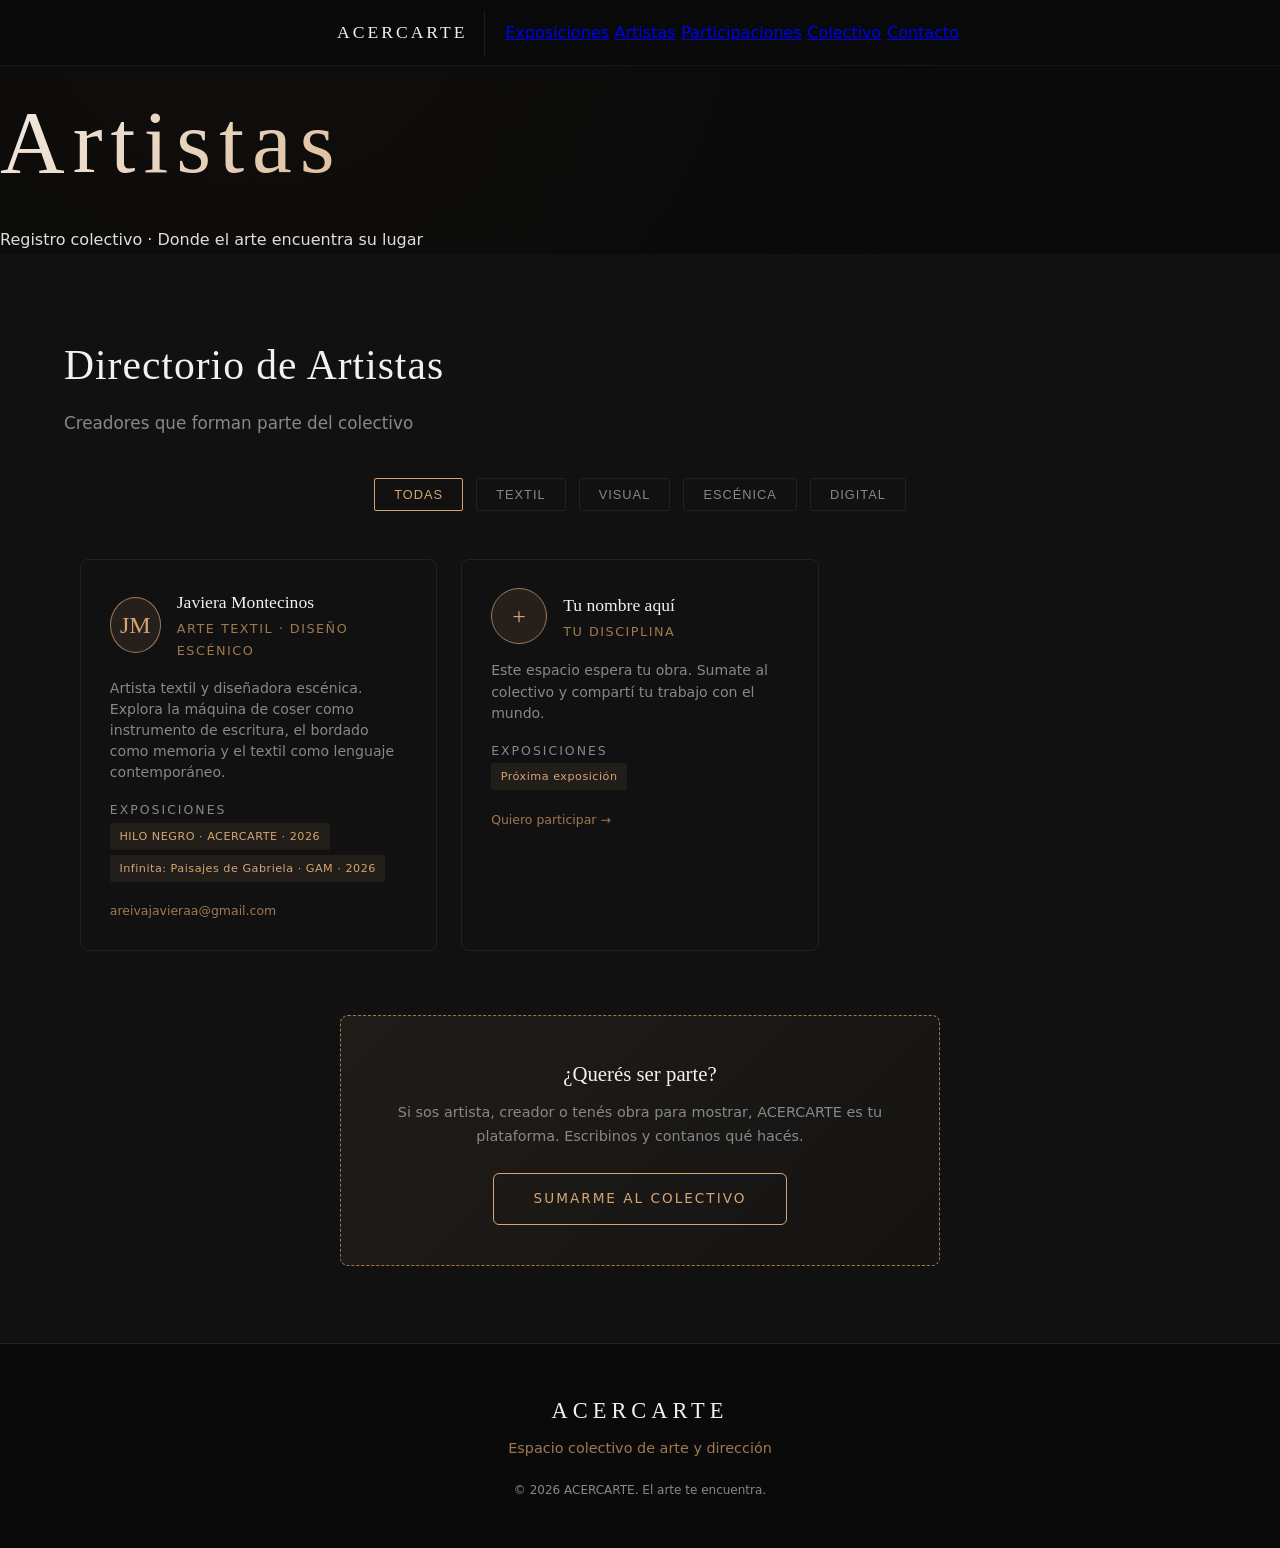
<file: registro.html>
<!DOCTYPE html>
<html lang="es">
<head>
    <meta charset="UTF-8">
    <meta name="viewport" content="width=device-width, initial-scale=1.0">
    <title>Registro de Artistas — ACERCARTE</title>
    <link rel="stylesheet" href="css/style.css">
    <style>
        .registro-grid {
            display: grid;
            grid-template-columns: repeat(auto-fill, minmax(320px, 1fr));
            gap: 1.5rem;
            max-width: var(--max-width);
            margin: 3rem auto 0;
            padding: 0 1rem;
        }
        .artista-card {
            background: var(--bg-alt);
            border: 1px solid var(--border);
            border-radius: var(--radius);
            padding: 1.8rem;
            transition: border-color 0.3s, transform 0.2s;
        }
        .artista-card:hover {
            border-color: var(--accent-dim);
            transform: translateY(-2px);
        }
        .artista-header {
            display: flex;
            align-items: center;
            gap: 1rem;
            margin-bottom: 1rem;
        }
        .artista-avatar {
            width: 56px;
            height: 56px;
            border-radius: 50%;
            background: rgba(212, 165, 116, 0.1);
            border: 1px solid var(--accent-dim);
            display: flex;
            align-items: center;
            justify-content: center;
            font-family: var(--font-display);
            font-size: 1.5rem;
            color: var(--accent);
        }
        .artista-nombre {
            font-family: var(--font-display);
            font-size: 1.1rem;
            color: var(--white);
            margin: 0;
        }
        .artista-disciplina {
            font-size: 0.8rem;
            color: var(--accent-dim);
            text-transform: uppercase;
            letter-spacing: 1.5px;
        }
        .artista-bio {
            font-size: 0.88rem;
            color: var(--text-muted);
            margin-bottom: 1rem;
            line-height: 1.5;
        }
        .expos-tag {
            display: inline-block;
            background: rgba(212, 165, 116, 0.08);
            color: var(--accent);
            font-size: 0.7rem;
            padding: 0.25rem 0.6rem;
            border-radius: 2px;
            margin: 0.15rem 0.3rem 0.15rem 0;
            letter-spacing: 0.5px;
        }
        .expos-titulo {
            font-size: 0.78rem;
            color: var(--text-muted);
            margin-top: 0.8rem;
            text-transform: uppercase;
            letter-spacing: 2px;
        }
        .artista-contacto {
            font-size: 0.78rem;
            color: var(--text-muted);
            margin-top: 1rem;
        }
        .artista-contacto a {
            color: var(--accent-dim);
            text-decoration: none;
            border-bottom: 1px solid transparent;
            transition: border-color 0.3s;
        }
        .artista-contacto a:hover {
            border-color: var(--accent);
        }
        .sumate-box {
            background: linear-gradient(135deg, rgba(212, 165, 116, 0.08), rgba(212, 165, 116, 0.02));
            border: 1px dashed var(--accent-dim);
            border-radius: var(--radius);
            padding: 2.5rem;
            text-align: center;
            max-width: 600px;
            margin: 4rem auto 0;
        }
        .sumate-box h3 {
            font-family: var(--font-display);
            font-size: 1.3rem;
            color: var(--white);
            margin-bottom: 0.5rem;
        }
        .sumate-box p {
            color: var(--text-muted);
            font-size: 0.9rem;
            margin-bottom: 1.5rem;
        }
        .filtro-bar {
            display: flex;
            gap: 0.8rem;
            flex-wrap: wrap;
            justify-content: center;
            margin-top: 2rem;
        }
        .filtro-btn {
            background: transparent;
            border: 1px solid var(--border);
            color: var(--text-muted);
            padding: 0.5rem 1.2rem;
            border-radius: 2px;
            cursor: pointer;
            font-size: 0.8rem;
            letter-spacing: 1px;
            text-transform: uppercase;
            transition: all 0.3s;
        }
        .filtro-btn:hover, .filtro-btn.activo {
            border-color: var(--accent);
            color: var(--accent);
        }
    </style>
</head>
<body>
    <header class="hero hero-small">
        <nav class="nav">
            <a href="index.html" class="logo">ACERCARTE</a>
            <div class="nav-links">
                <a href="index.html#exposiciones">Exposiciones</a>
                <a href="registro.html">Artistas</a>
                <a href="index.html#participaciones">Participaciones</a>
                <a href="index.html#colectivo">Colectivo</a>
                <a href="index.html#contacto">Contacto</a>
            </div>
        </nav>
        <div class="hero-content">
            <h1 class="hero-title">Artistas</h1>
            <p class="hero-subtitle">Registro colectivo · Donde el arte encuentra su lugar</p>
        </div>
    </header>

    <section class="section">
        <div class="container">
            <h2>Directorio de Artistas</h2>
            <p class="section-subtitle">Creadores que forman parte del colectivo</p>
            <div class="filtro-bar">
                <button class="filtro-btn activo" onclick="filtrar('todas')">Todas</button>
                <button class="filtro-btn" onclick="filtrar('textil')">Textil</button>
                <button class="filtro-btn" onclick="filtrar('visual')">Visual</button>
                <button class="filtro-btn" onclick="filtrar('escenica')">Escénica</button>
                <button class="filtro-btn" onclick="filtrar('digital')">Digital</button>
            </div>

            <div class="registro-grid" id="artistas-grid">
                <!-- Javiera Montecinos -->
                <div class="artista-card" data-disciplina="textil escenica">
                    <div class="artista-header">
                        <div class="artista-avatar">JM</div>
                        <div>
                            <p class="artista-nombre">Javiera Montecinos</p>
                            <p class="artista-disciplina">Arte Textil · Diseño Escénico</p>
                        </div>
                    </div>
                    <p class="artista-bio">Artista textil y diseñadora escénica. Explora la máquina de coser como instrumento de escritura, el bordado como memoria y el textil como lenguaje contemporáneo.</p>
                    <p class="expos-titulo">Exposiciones</p>
                    <span class="expos-tag">HILO NEGRO · ACERCARTE · 2026</span>
                    <span class="expos-tag">Infinita: Paisajes de Gabriela · GAM · 2026</span>
                    <p class="artista-contacto">
                        <a href="mailto:areivajavieraa@gmail.com">areivajavieraa@gmail.com</a>
                    </p>
                </div>

                <!-- Placeholder: próximo artista -->
                <div class="artista-card" data-disciplina="visual">
                    <div class="artista-header">
                        <div class="artista-avatar">+</div>
                        <div>
                            <p class="artista-nombre">Tu nombre aquí</p>
                            <p class="artista-disciplina">Tu disciplina</p>
                        </div>
                    </div>
                    <p class="artista-bio">Este espacio espera tu obra. Sumate al colectivo y compartí tu trabajo con el mundo.</p>
                    <p class="expos-titulo">Exposiciones</p>
                    <span class="expos-tag">Próxima exposición</span>
                    <p class="artista-contacto">
                        <a href="#contacto">Quiero participar →</a>
                    </p>
                </div>
            </div>

            <div class="sumate-box">
                <h3>¿Querés ser parte?</h3>
                <p>Si sos artista, creador o tenés obra para mostrar, ACERCARTE es tu plataforma. Escribinos y contanos qué hacés.</p>
                <a href="index.html#contacto" class="btn">Sumarme al colectivo</a>
            </div>
        </div>
    </section>

    <footer class="footer">
        <div class="container">
            <p class="footer-logo">ACERCARTE</p>
            <p class="footer-tagline">Espacio colectivo de arte y dirección</p>
            <p class="footer-copy">&copy; 2026 ACERCARTE. El arte te encuentra.</p>
        </div>
    </footer>

    <script>
        function filtrar(disciplina) {
            document.querySelectorAll('.filtro-btn').forEach(b => b.classList.remove('activo'));
            event.target.classList.add('activo');
            document.querySelectorAll('.artista-card').forEach(card => {
                if (disciplina === 'todas' || card.dataset.disciplina.includes(disciplina)) {
                    card.style.display = '';
                } else {
                    card.style.display = 'none';
                }
            });
        }
    </script>
</body>
</html>
</file>
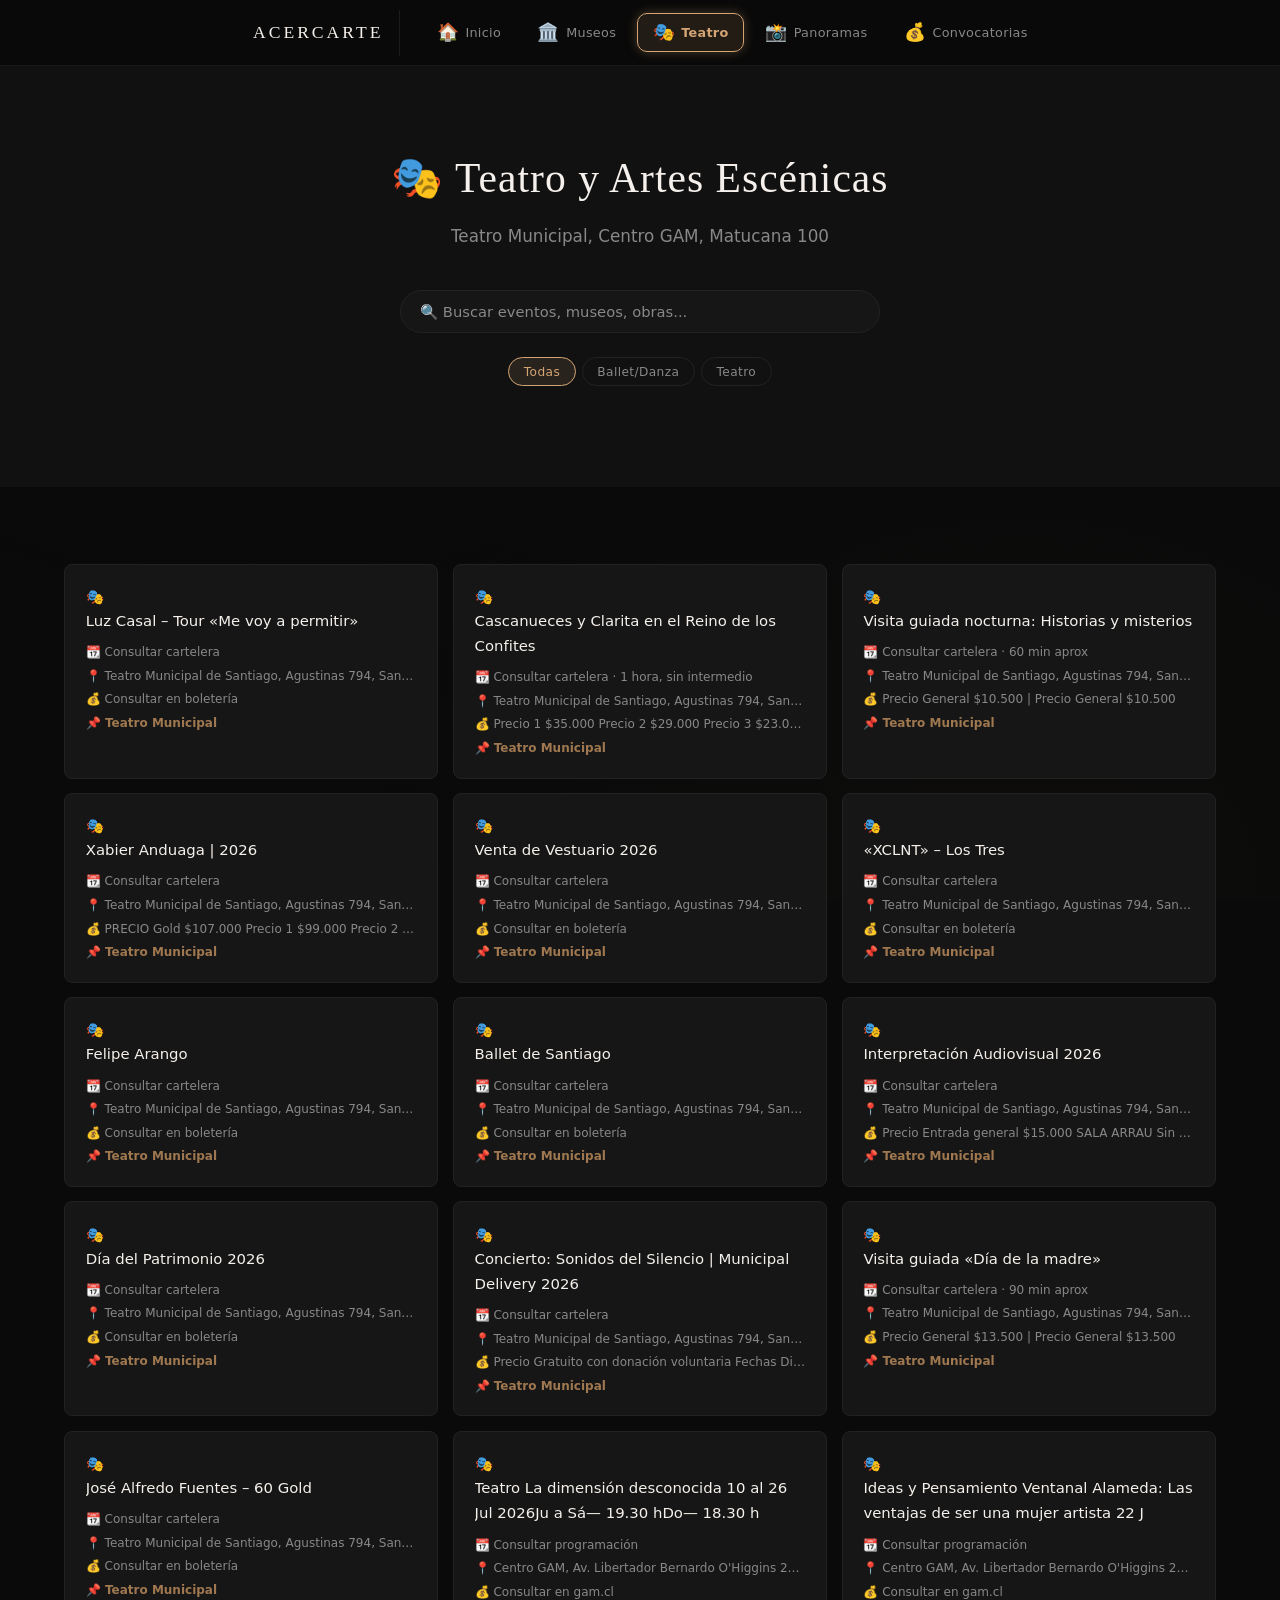
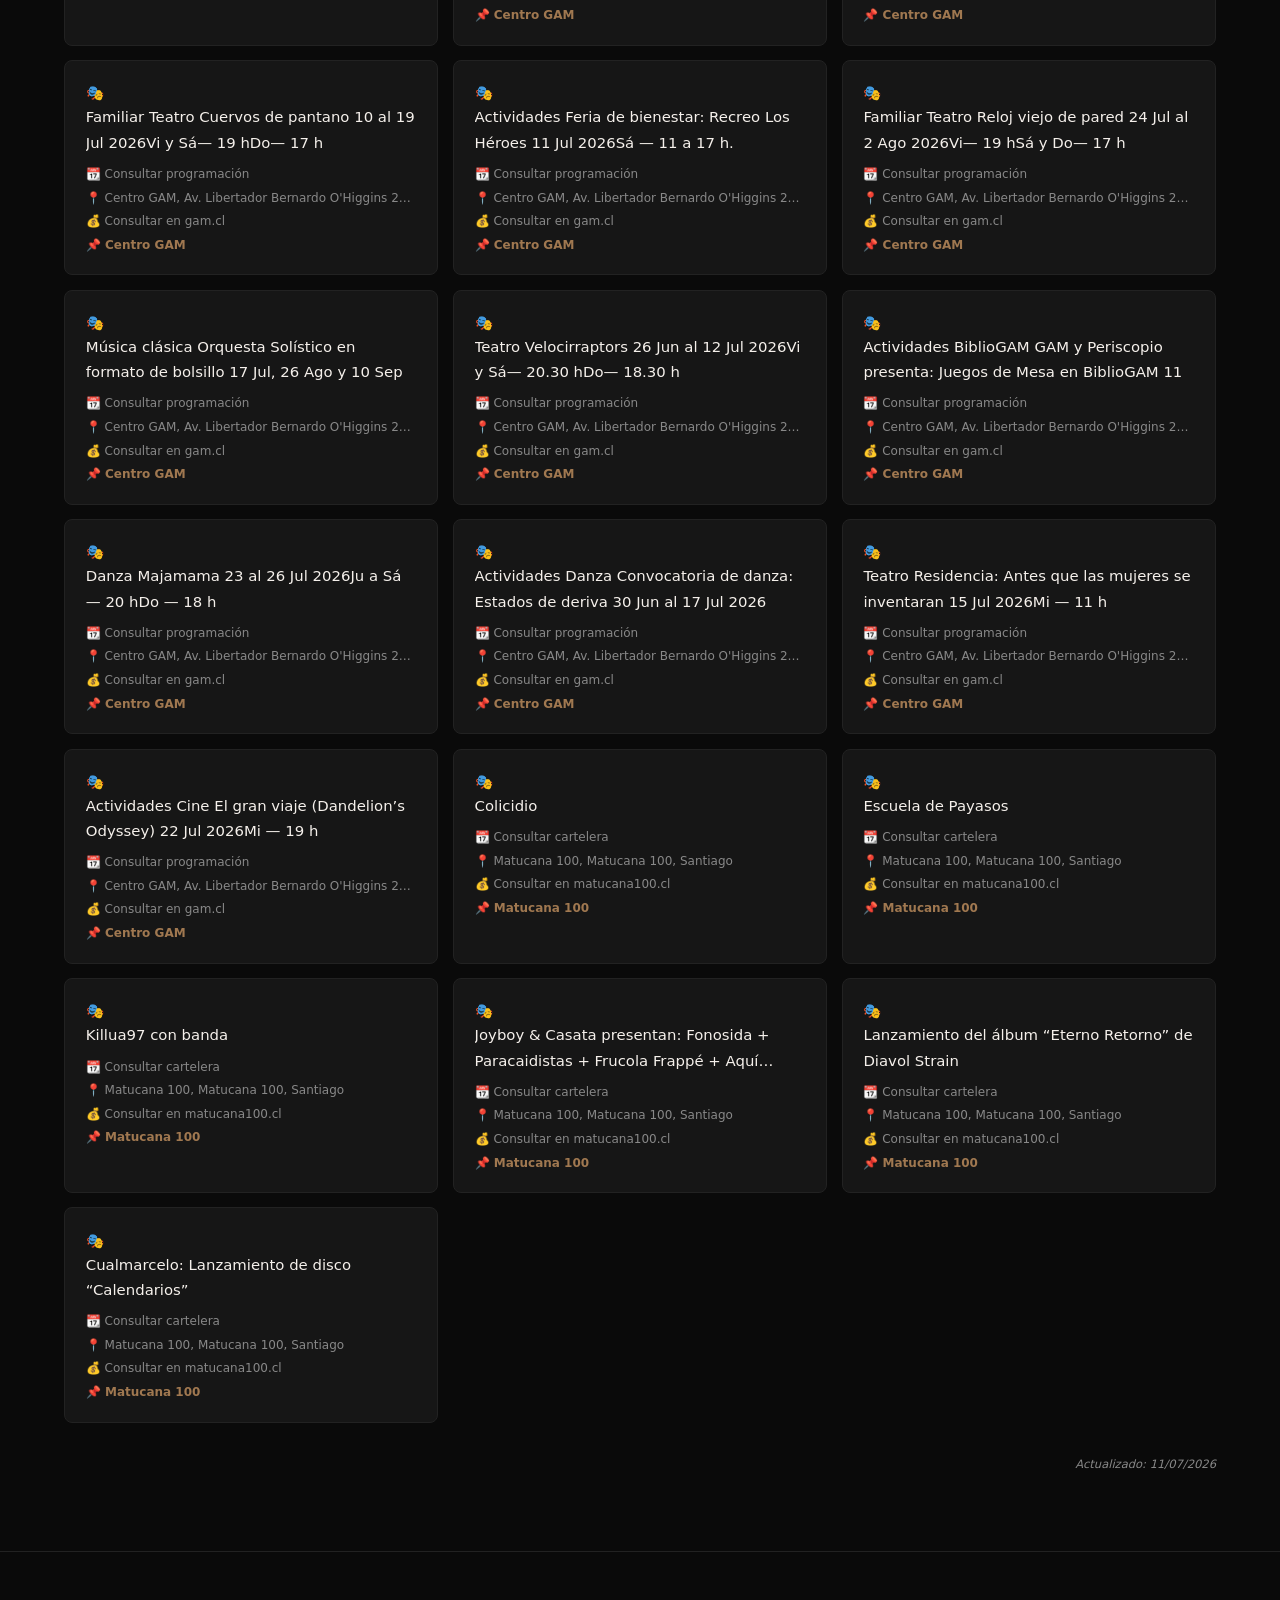
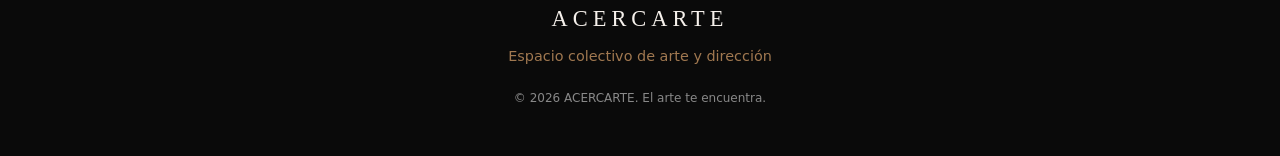
<file: teatro.html>
<!DOCTYPE html>
<html lang="es">
<head>
    <meta charset="UTF-8">
    <meta name="viewport" content="width=device-width, initial-scale=1.0">
    <title>ACERCARTE — Teatro y Artes Escénicas</title>
    <link rel="stylesheet" href="css/style.css?v=5">
</head>
<body>
    <nav class="nav">
        <a href="index.html" class="logo">ACERCARTE</a>
        <div class="nav-links">
            <a href="index.html" class="nav-btn"><span class="nav-icon">🏠</span><span class="nav-label">Inicio</span></a>
            <a href="museos.html" class="nav-btn"><span class="nav-icon">🏛️</span><span class="nav-label">Museos</span></a>
            <a href="teatro.html" class="nav-btn active"><span class="nav-icon">🎭</span><span class="nav-label">Teatro</span></a>
            <a href="panoramas.html" class="nav-btn"><span class="nav-icon">📸</span><span class="nav-label">Panoramas</span></a>
            <a href="convocatorias.html" class="nav-btn"><span class="nav-icon">💰</span><span class="nav-label">Convocatorias</span></a>
        </div>
    </nav>

    <section class="section page-hero">
        <div class="container">
            <h2>🎭 Teatro y Artes Escénicas</h2>
            <p class="section-subtitle">Teatro Municipal, Centro GAM, Matucana 100</p>
            <div data-search-container></div>
            <div id="filters" class="pg-filters" style="display:none;">
                <div id="cat-filters" class="pg-cat-filters"></div>
            </div>
        </div>
    </section>

    <section class="section">
        <div class="container">
            <div id="status" class="loading">Cargando cartelera...</div>
            <div id="content" style="display:none;">
                <div id="teatro-list" class="expo-list"></div>
                <p class="agenda-updated">Actualizado: <span id="date"></span></p>
            </div>
        </div>
    </section>

    <footer class="footer">
        <div class="container">
            <p class="footer-logo">ACERCARTE</p>
            <p class="footer-tagline">Espacio colectivo de arte y dirección</p>
            <p class="footer-copy">&copy; 2026 ACERCARTE. El arte te encuentra.</p>
        </div>
    </footer>

    <script src="js/app.js"></script>
    <script>
    const TEATRO_KW = ['Teatro Municipal', 'GAM', 'Matucana', 'teatro', 'danza', 'ballet',
                        'ópera', 'opera', 'escénica', 'escenica', 'concierto', 'recital',
                        'murga', 'musical'];
    let allEvents = [];
    let currentFilter = 'todas';
    let currentSearch = '';

    function matchesSearch(ev, q) {
        if (!q) return true;
        const haystack = [ev.nombre, ev.lugar, ev.fuente, ev.fecha, ev.categoria, ev.precio, ev._normCat]
            .filter(Boolean).join(' ').toLowerCase();
        return haystack.includes(q.toLowerCase());
    }

    function escapeHTML(s) {
        if (!s) return '';
        const d = document.createElement('div');
        d.textContent = s;
        return d.innerHTML;
    }

    async function init() {
        try {
            const resp = await fetch('datos/agenda.json');
            const data = await resp.json();
            document.getElementById('date').textContent = data.fecha;

            allEvents = [];
            for (const ev of data.eventos_directos || []) {
                const cat = ((ev.categoria || '') + ' ' + (ev.fuente || '')).toLowerCase();
                if (TEATRO_KW.some(k => cat.includes(k.toLowerCase()))) {
                    allEvents.push({...ev, _normCat: normCat(ev.categoria || '', ev.fuente || '')});
                }
            }

            document.getElementById('status').style.display = 'none';
            document.getElementById('content').style.display = 'block';

            if (allEvents.length === 0) {
                document.getElementById('teatro-list').innerHTML =
                    '<p class="agenda-empty-msg">No hay funciones en este momento.</p>';
                return;
            }

            const cats = new Set(allEvents.map(e => e._normCat));
            const catList = ['todas', ...Array.from(cats).sort()];
            document.getElementById('filters').style.display = 'block';
            document.getElementById('cat-filters').innerHTML = catList.map(c =>
                '<button class="pg-cat-filter' + (c === 'todas' ? ' active' : '') +
                '" data-cat="' + c + '">' + (c === 'todas' ? 'Todas' : c) + '</button>'
            ).join('');

            render();
        } catch(e) {
            document.getElementById('status').innerHTML = '<div class="empty-state"><p>📡 Cargando...</p></div>';
        }
    }

    function normCat(cat, fuente) {
        const lower = (cat + ' ' + fuente).toLowerCase();
        if (lower.includes('ballet') || lower.includes('danza')) return 'Ballet/Danza';
        if (lower.includes('ópera') || lower.includes('opera')) return 'Ópera';
        if (lower.includes('concierto') || lower.includes('recital') || lower.includes('música') || lower.includes('musica')) return 'Música';
        if (lower.includes('teatro') || lower.includes('murga') || lower.includes('escénica') || lower.includes('escenica')) return 'Teatro';
        if (lower.includes('visita')) return 'Visitas Guiadas';
        return 'General';
    }

    function render() {
        const list = document.getElementById('teatro-list');
        let events = [...allEvents];
        if (currentSearch) {
            events = events.filter(e => matchesSearch(e, currentSearch));
        }
        if (currentFilter !== 'todas') events = events.filter(e => e._normCat === currentFilter);

        if (events.length === 0) {
            list.innerHTML = '<p class="agenda-empty-msg">Ningún resultado para "' + escapeHTML(currentSearch) + '".</p>';
            return;
        }
        list.innerHTML = events.map(ev => {
            const link = ev.link || '#';
            return '<a href="' + escapeHTML(link) + '" target="_blank" rel="noopener" class="expo-card-link">'
                + '<div class="expo-card evento-directo">'
                + '🎭 <span class="expo-link">' + escapeHTML(ev.nombre || '') + '</span>'
                + (ev.fecha ? '<div class="expo-meta">📆 ' + escapeHTML(ev.fecha) + '</div>' : '')
                + (ev.lugar ? '<div class="expo-meta">📍 ' + escapeHTML(ev.lugar) + '</div>' : '')
                + (ev.precio ? '<div class="expo-meta">💰 ' + escapeHTML(ev.precio) + '</div>' : '')
                + (ev.ticket_link ? '<div class="expo-meta"><a href="' + escapeHTML(ev.ticket_link) + '" target="_blank" class="ticket-link">🎫 Comprar entradas →</a></div>' : '')
                + (ev.fuente ? '<div class="expo-meta fuente-tag">📌 ' + escapeHTML(ev.fuente) + '</div>' : '')
                + '</div></a>';
        }).join('');
    }

    document.addEventListener('acercarte:search', e => {
        currentSearch = e.detail || '';
        currentFilter = 'todas';
        document.querySelectorAll('.pg-cat-filter').forEach((b, i) => b.classList.toggle('active', i === 0));
        render();
    });

    document.addEventListener('DOMContentLoaded', init);
    document.addEventListener('click', e => {
        if (e.target.classList.contains('pg-cat-filter')) {
            document.querySelectorAll('.pg-cat-filter').forEach(b => b.classList.remove('active'));
            e.target.classList.add('active');
            currentFilter = e.target.dataset.cat;
            render();
        }
    });
    </script>
</body>
</html>
</file>
<file: css/style.css>
/* ══════════════════════════════════════════════
   ACERCARTE — Espacio Colectivo de Arte
   Diseño: Contemporáneo, responsivo, entretenido
   ══════════════════════════════════════════════ */

/* ─── Reset & Base ─── */
*, *::before, *::after { margin: 0; padding: 0; box-sizing: border-box; }

:root {
    --bg: #0a0a0a;
    --bg-alt: #111111;
    --bg-card: #161616;
    --text: #e0e0e0;
    --text-muted: #888;
    --accent: #d4a574;
    --accent-dim: #a07850;
    --accent-glow: rgba(212,165,116,0.3);
    --white: #f5f0eb;
    --border: #222;
    --border-hover: #333;
    --radius: 8px;
    --radius-sm: 6px;
    --font-display: 'Georgia', 'Times New Roman', serif;
    --font-body: 'Segoe UI', system-ui, -apple-system, sans-serif;
    --max-width: 1200px;
    --nav-height: 56px;
}

html { scroll-behavior: smooth; }

body {
    background: var(--bg);
    color: var(--text);
    font-family: var(--font-body);
    line-height: 1.7;
    -webkit-font-smoothing: antialiased;
    overflow-x: hidden;
}

/* Subtle background texture */
body::before {
    content: '';
    position: fixed;
    inset: 0;
    background:
        radial-gradient(ellipse at 20% 0%, rgba(212,165,116,0.03) 0%, transparent 50%),
        radial-gradient(ellipse at 80% 100%, rgba(212,165,116,0.02) 0%, transparent 50%);
    pointer-events: none;
    z-index: 0;
}

.container {
    max-width: var(--max-width);
    margin: 0 auto;
    padding: 0 1.5rem;
    position: relative;
    z-index: 1;
}

/* ─── Tipografía ─── */
h1, h2, h3 {
    font-family: var(--font-display);
    font-weight: 400;
    color: var(--white);
}

h2 {
    font-size: clamp(1.8rem, 4vw, 2.6rem);
    margin-bottom: 0.5rem;
    letter-spacing: 1px;
}

.section-subtitle {
    color: var(--text-muted);
    font-size: clamp(0.9rem, 2vw, 1.05rem);
    margin-bottom: 2.5rem;
}

/* ─── Navegación - Panel Glass ─── */
.nav {
    display: flex;
    justify-content: center;
    align-items: center;
    gap: 0.5rem;
    padding: 0.6rem 1rem;
    position: sticky;
    top: 0;
    left: 0;
    right: 0;
    z-index: 100;
    background: rgba(10,10,10,0.88);
    backdrop-filter: blur(20px) saturate(180%);
    -webkit-backdrop-filter: blur(20px) saturate(180%);
    border-bottom: 1px solid rgba(255,255,255,0.06);
    flex-wrap: wrap;
    min-height: var(--nav-height);
}

.logo {
    font-family: var(--font-display);
    font-size: 1.1rem;
    color: var(--white);
    text-decoration: none;
    letter-spacing: 3px;
    transition: color 0.3s, text-shadow 0.3s;
    padding: 0.5rem 1rem;
    margin-right: 0.8rem;
    border-right: 1px solid rgba(255,255,255,0.08);
}
.logo:hover {
    color: var(--accent);
    text-shadow: 0 0 20px var(--accent-glow);
}

.nav-links {
    display: flex;
    gap: 0.35rem;
    flex-wrap: wrap;
    justify-content: center;
    align-items: center;
}

.nav-btn {
    display: flex;
    align-items: center;
    gap: 0.4rem;
    padding: 0.45rem 0.9rem;
    background: transparent;
    border: 1px solid transparent;
    border-radius: 10px;
    color: var(--text-muted);
    text-decoration: none;
    font-size: 0.8rem;
    font-family: var(--font-body);
    letter-spacing: 0.3px;
    cursor: pointer;
    transition: all 0.25s cubic-bezier(0.4,0,0.2,1);
    white-space: nowrap;
    position: relative;
    overflow: hidden;
}
.nav-btn::after {
    content: '';
    position: absolute;
    inset: 0;
    background: radial-gradient(circle at center, rgba(212,165,116,0.15) 0%, transparent 70%);
    opacity: 0;
    transition: opacity 0.3s;
}
.nav-btn:hover::after { opacity: 1; }
.nav-btn .nav-icon { font-size: 1.1rem; line-height: 1; transition: transform 0.3s; }
.nav-btn:hover .nav-icon { transform: scale(1.15); }
.nav-btn:hover {
    background: rgba(212,165,116,0.08);
    border-color: rgba(212,165,116,0.2);
    color: var(--white);
    transform: translateY(-1px);
}
.nav-btn.active {
    background: rgba(212,165,116,0.12);
    border-color: var(--accent);
    color: var(--accent);
    font-weight: 600;
    box-shadow: 0 0 12px var(--accent-glow);
}

/* ─── Hero sections ─── */
.hero-mini {
    min-height: 25vh;
    display: flex;
    justify-content: center;
    align-items: center;
    text-align: center;
    padding: 2rem 1rem 1rem;
}

.page-hero {
    padding: 2.5rem 0 1.5rem;
    text-align: center;
}

.hero-title {
    font-size: clamp(2.5rem, 7vw, 6rem);
    letter-spacing: 8px;
    margin-bottom: 0.5rem;
    animation: fadeInUp 1s ease;
    background: linear-gradient(135deg, var(--white) 0%, var(--accent) 50%, var(--accent-dim) 100%);
    -webkit-background-clip: text;
    -webkit-text-fill-color: transparent;
    background-clip: text;
}

/* ─── Category Grid (index) ─── */
.category-grid {
    display: grid;
    grid-template-columns: repeat(auto-fit, minmax(220px, 1fr));
    gap: 1.2rem;
    margin-top: 1.5rem;
}

.category-card {
    background: var(--bg-card);
    border: 1px solid var(--border);
    border-radius: var(--radius);
    padding: 2rem 1.5rem;
    text-align: center;
    text-decoration: none;
    color: var(--text);
    transition: all 0.35s cubic-bezier(0.4,0,0.2,1);
    position: relative;
    overflow: hidden;
}
.category-card::before {
    content: '';
    position: absolute;
    inset: 0;
    background: radial-gradient(circle at 50% 0%, rgba(212,165,116,0.08) 0%, transparent 60%);
    opacity: 0;
    transition: opacity 0.35s;
}
.category-card:hover::before { opacity: 1; }
.category-card:hover {
    border-color: var(--accent);
    transform: translateY(-6px);
    box-shadow: 0 12px 40px rgba(212,165,116,0.12);
}
.cat-emoji {
    font-size: 2.8rem;
    display: block;
    margin-bottom: 0.8rem;
    transition: transform 0.35s;
    position: relative;
    z-index: 1;
}
.category-card:hover .cat-emoji { transform: scale(1.15) rotate(-5deg); }
.category-card h3 {
    font-family: var(--font-display);
    font-size: 1.05rem;
    color: var(--white);
    margin-bottom: 0.4rem;
    position: relative;
    z-index: 1;
}
.category-card p {
    font-size: 0.82rem;
    color: var(--text-muted);
    margin-bottom: 0.7rem;
    position: relative;
    z-index: 1;
}
.cat-count {
    font-size: 0.78rem;
    color: var(--accent);
    font-weight: 700;
    position: relative;
    z-index: 1;
    display: inline-block;
    padding: 0.2rem 0.8rem;
    background: rgba(212,165,116,0.1);
    border-radius: 20px;
}

.highlight-card {
    border-left: 3px solid var(--accent) !important;
    background: rgba(212,165,116,0.06) !important;
}

.section-alt { background: var(--bg-alt); }

/* ─── Secciones ─── */
.section {
    padding: clamp(3rem, 6vw, 6rem) 0;
    position: relative;
    z-index: 1;
}
.section:nth-child(even) { background: var(--bg-alt); }

/* ─── Botones ─── */
.btn {
    display: inline-flex;
    align-items: center;
    gap: 0.5rem;
    padding: 0.85rem 2.5rem;
    background: transparent;
    color: var(--accent);
    border: 1px solid var(--accent);
    font-family: var(--font-body);
    font-size: 0.85rem;
    letter-spacing: 2px;
    text-transform: uppercase;
    text-decoration: none;
    cursor: pointer;
    transition: all 0.35s;
    border-radius: var(--radius-sm);
    position: relative;
    overflow: hidden;
}
.btn:hover {
    background: var(--accent);
    color: var(--bg);
    box-shadow: 0 8px 30px var(--accent-glow);
    transform: translateY(-2px);
}

/* ─── Cards de eventos ─── */
.expo-list {
    display: grid;
    grid-template-columns: repeat(auto-fill, minmax(280px, 1fr));
    gap: 0.9rem;
}
.expo-card {
    background: var(--bg-card);
    border: 1px solid var(--border);
    padding: 1.2rem 1.3rem;
    border-radius: var(--radius);
    color: var(--text);
    font-size: 0.92rem;
    display: flex;
    flex-direction: column;
    min-height: 130px;
    height: 100%;
    transition: all 0.3s cubic-bezier(0.4,0,0.2,1);
}
.expo-card-link {
    text-decoration: none; color: inherit; display: block;
}
.expo-card-link .expo-card {
    transition: border-color 0.3s, background 0.3s, transform 0.3s, box-shadow 0.3s;
}
.expo-card-link:hover .expo-card {
    border-color: var(--accent);
    background: rgba(212,165,116,0.06);
    transform: translateY(-3px);
    box-shadow: 0 8px 25px rgba(0,0,0,0.3);
}
.expo-card .expo-link {
    font-size: 0.93rem;
    display: -webkit-box;
    -webkit-line-clamp: 2;
    -webkit-box-orient: vertical;
    overflow: hidden;
    margin-bottom: 0.3rem;
    color: var(--white);
    text-decoration: none;
}
.expo-card .expo-meta {
    font-size: 0.75rem;
    color: var(--text-muted);
    margin-top: 0.2rem;
    overflow: hidden;
    text-overflow: ellipsis;
    white-space: nowrap;
}

/* ─── Panoramas Gratis cards ─── */
.pg-post {
    margin-bottom: 2rem;
    padding-bottom: 1.5rem;
    border-bottom: 1px solid rgba(255,255,255,0.05);
}
.pg-post:last-child { border-bottom: none; margin-bottom: 0; }
.pg-post-header {
    font-family: var(--font-display);
    font-size: 1.1rem;
    color: var(--accent);
    letter-spacing: 2px;
    margin-bottom: 0.5rem;
    text-transform: uppercase;
}
.pg-events {
    display: grid;
    grid-template-columns: repeat(auto-fill, minmax(300px, 1fr));
    gap: 0.8rem;
    margin-top: 0.8rem;
}
.pg-event-card {
    background: var(--bg-card);
    border: 1px solid var(--border);
    border-radius: var(--radius);
    padding: 1rem 1.3rem;
    transition: all 0.3s;
}
.pg-event-card:hover {
    border-color: var(--accent-dim);
    background: rgba(212,165,116,0.05);
    transform: translateY(-2px);
    box-shadow: 0 6px 20px rgba(0,0,0,0.25);
}
.pg-event-when { display: flex; gap: 0.8rem; flex-wrap: wrap; margin-bottom: 0.5rem; }
.pg-ev-time {
    font-family: var(--font-display);
    font-size: 0.82rem;
    color: var(--white);
    background: rgba(212,165,116,0.12);
    padding: 0.15rem 0.6rem;
    border-radius: 4px;
    letter-spacing: 0.5px;
}
.pg-ev-date { font-size: 0.8rem; color: var(--accent-dim); font-style: italic; align-self: center; }
.pg-ev-desc { font-size: 0.88rem; color: var(--text); line-height: 1.5; margin-bottom: 0.4rem; }
.pg-ev-meta { display: flex; gap: 0.8rem; flex-wrap: wrap; font-size: 0.76rem; color: var(--text-muted); margin-top: 0.3rem; }
.pg-ev-loc { color: var(--accent-dim); }
.pg-ev-extra { color: var(--text-muted); font-style: italic; }
.pg-header { display: flex; justify-content: space-between; align-items: center; margin-bottom: 0.6rem; flex-wrap: wrap; gap: 0.5rem; }
.pg-date { font-family: var(--font-display); font-size: 0.78rem; color: var(--accent); letter-spacing: 1px; }
.pg-link { font-size: 0.76rem; color: var(--accent-dim); text-decoration: none; transition: color 0.25s; }
.pg-link:hover { color: var(--accent); }
.pg-ev-tags { display: flex; flex-wrap: wrap; gap: 0.35rem; margin-bottom: 0.4rem; }
.pg-ev-tag {
    font-size: 0.68rem;
    background: rgba(212,165,116,0.08);
    color: var(--accent-dim);
    padding: 0.1rem 0.5rem;
    border-radius: 4px;
    letter-spacing: 0.3px;
}

/* ─── Filtros ─── */
.pg-filters { margin-bottom: 1.5rem; }
.pg-cat-filters { display: flex; flex-wrap: wrap; gap: 0.4rem; margin-bottom: 0.8rem; justify-content: center; }
.pg-cat-filter, .conv-filter, .pg-sort {
    background: transparent;
    border: 1px solid var(--border);
    color: var(--text-muted);
    padding: 0.4rem 0.9rem;
    border-radius: 20px;
    font-family: var(--font-body);
    font-size: 0.76rem;
    letter-spacing: 0.4px;
    cursor: pointer;
    transition: all 0.25s;
    white-space: nowrap;
    position: relative;
    overflow: hidden;
}
.pg-cat-filter:hover, .conv-filter:hover, .pg-sort:hover {
    border-color: var(--accent-dim);
    color: var(--accent);
    background: rgba(212,165,116,0.05);
}
.pg-cat-filter.active, .conv-filter.active, .pg-sort.active {
    background: rgba(212,165,116,0.12);
    border-color: var(--accent);
    color: var(--accent);
}
.pg-sort-row { display: flex; align-items: center; gap: 0.5rem; flex-wrap: wrap; justify-content: center; padding-top: 0.5rem; border-top: 1px solid rgba(255,255,255,0.04); }
.pg-sort-label { font-size: 0.76rem; color: var(--text-muted); margin-right: 0.2rem; }
.pg-count { font-size: 0.7rem; color: var(--text-muted); margin-left: auto; }
.conv-filters { display: flex; flex-wrap: wrap; gap: 0.4rem; margin-bottom: 1.5rem; justify-content: center; }

/* ─── Convocatorias ─── */
.participaciones-list {
    display: grid;
    grid-template-columns: repeat(auto-fill, minmax(300px, 1fr));
    gap: 0.9rem;
}
.participacion-item {
    background: var(--bg-card);
    border: 1px solid var(--border);
    padding: 1.2rem 1.4rem;
    border-radius: var(--radius);
    min-height: 140px;
    display: flex;
    flex-direction: column;
    transition: all 0.3s;
}
.participacion-item:hover {
    border-color: var(--accent-dim);
    transform: translateY(-2px);
    box-shadow: 0 6px 20px rgba(0,0,0,0.25);
}
.participacion-header {
    display: flex;
    justify-content: space-between;
    align-items: center;
    margin-bottom: 0.6rem;
    flex-wrap: wrap;
    gap: 0.4rem;
}
.participacion-fecha {
    font-family: var(--font-display);
    font-size: 0.82rem;
    color: var(--accent);
    letter-spacing: 1px;
}
.participacion-estado {
    font-size: 0.7rem;
    padding: 0.2rem 0.7rem;
    border-radius: 12px;
    letter-spacing: 1px;
    text-transform: uppercase;
    background: rgba(212,165,116,0.12);
    color: var(--accent);
}
.participacion-item h3 {
    font-size: 0.95rem;
    display: -webkit-box;
    -webkit-line-clamp: 2;
    -webkit-box-orient: vertical;
    overflow: hidden;
    color: var(--white);
    font-weight: 400;
    font-family: var(--font-display);
    margin-bottom: 0.3rem;
}
.participacion-item p {
    font-size: 0.83rem;
    overflow: hidden;
    text-overflow: ellipsis;
    white-space: nowrap;
    color: var(--text-muted);
    margin-bottom: 0.3rem;
}
.participacion-meta {
    font-size: 0.76rem !important;
    color: var(--text-muted) !important;
    font-style: italic;
    margin-top: auto;
    padding-top: 0.5rem;
}
.participacion-meta a { color: var(--accent-dim); text-decoration: none; }
.participacion-meta a:hover { color: var(--accent); text-decoration: underline; }

/* ─── Footer ─── */
.footer {
    padding: 3rem 0;
    text-align: center;
    border-top: 1px solid var(--border);
    position: relative;
    z-index: 1;
}
.footer-logo {
    font-family: var(--font-display);
    font-size: 1.4rem;
    letter-spacing: 5px;
    color: var(--white);
    margin-bottom: 0.4rem;
}
.footer-tagline { color: var(--accent-dim); font-size: 0.9rem; margin-bottom: 1.2rem; }
.footer-copy { color: var(--text-muted); font-size: 0.75rem; }

/* ─── Skeleton loading ─── */
.skeleton { max-width: 500px; margin: 0 auto; }
.sk-line {
    height: 14px;
    background: linear-gradient(90deg, #1a1a1a 25%, #2a2a2a 50%, #1a1a1a 75%);
    background-size: 200% 100%;
    animation: shimmer 1.5s infinite;
    border-radius: 6px;
    margin-bottom: 10px;
}
.sk-line.w80 { width: 80%; }
.sk-line.w60 { width: 60%; }
.sk-line.w90 { width: 90%; }
.sk-line.w50 { width: 50%; }

/* ─── Search bar ─── */
.search-bar { position: relative; max-width: 480px; margin: 0 auto 1.5rem; }
.search-input {
    width: 100%;
    padding: 0.75rem 2.5rem 0.75rem 1.2rem;
    background: var(--bg-card);
    border: 1px solid var(--border);
    border-radius: 25px;
    color: var(--text);
    font-family: var(--font-body);
    font-size: 0.92rem;
    transition: all 0.3s;
}
.search-input:focus {
    outline: none;
    border-color: var(--accent);
    box-shadow: 0 0 0 3px rgba(212,165,116,0.12);
    background: rgba(20,20,20,0.9);
}
.search-input::placeholder { color: var(--text-muted); }
.search-clear {
    position: absolute; right: 12px; top: 50%; transform: translateY(-50%);
    background: none; border: none; color: var(--text-muted);
    cursor: pointer; font-size: 1.1rem; padding: 4px 8px;
    transition: color 0.2s;
}
.search-clear:hover { color: var(--accent); }

/* ─── Scroll animations ─── */
.fade-up {
    opacity: 0;
    transform: translateY(25px);
    transition: opacity 0.6s ease, transform 0.6s ease;
}
.fade-up.visible { opacity: 1; transform: translateY(0); }

/* Stagger children animation */
.stagger-children > * {
    opacity: 0;
    transform: translateY(20px);
    animation: staggerIn 0.5s ease forwards;
}
.stagger-children > *:nth-child(1) { animation-delay: 0.05s; }
.stagger-children > *:nth-child(2) { animation-delay: 0.1s; }
.stagger-children > *:nth-child(3) { animation-delay: 0.15s; }
.stagger-children > *:nth-child(4) { animation-delay: 0.2s; }
.stagger-children > *:nth-child(5) { animation-delay: 0.25s; }
.stagger-children > *:nth-child(6) { animation-delay: 0.3s; }
.stagger-children > *:nth-child(7) { animation-delay: 0.35s; }
.stagger-children > *:nth-child(8) { animation-delay: 0.4s; }

/* ─── Back to top ─── */
.back-top {
    position: fixed; bottom: 1.5rem; right: 1.5rem;
    width: 44px; height: 44px; border-radius: 50%;
    background: var(--accent); color: var(--bg);
    border: none; font-size: 1.3rem; cursor: pointer;
    opacity: 0; transform: translateY(20px);
    transition: all 0.3s cubic-bezier(0.4,0,0.2,1);
    z-index: 200; pointer-events: none;
    box-shadow: 0 4px 20px rgba(212,165,116,0.3);
}
.back-top.visible { opacity: 1; transform: translateY(0); pointer-events: auto; }
.back-top:hover { background: var(--white); transform: translateY(-4px) scale(1.05); }

/* ─── Misc ─── */
.loading { text-align: center; padding: 3rem 2rem; color: var(--text-muted); }
.empty-state { text-align: center; padding: 3rem 2rem; border: 1px dashed var(--border); border-radius: var(--radius); }
.empty-state p { color: var(--text-muted); font-size: 1rem; margin-bottom: 0.5rem; }
.agenda-updated { text-align: right; color: var(--text-muted); font-size: 0.72rem; margin-top: 2rem; font-style: italic; }
.agenda-empty-msg { color: var(--text-muted); text-align: center; padding: 2rem; font-style: italic; }
.ticket-link { color: var(--accent); text-decoration: none; font-weight: 600; transition: color 0.2s; }
.ticket-link:hover { color: var(--white); text-decoration: underline; }
.fuente-tag { color: var(--accent-dim) !important; font-weight: 600; }

/* ─── Animaciones ─── */
@keyframes fadeInUp {
    from { opacity: 0; transform: translateY(30px); }
    to { opacity: 1; transform: translateY(0); }
}
@keyframes staggerIn {
    from { opacity: 0; transform: translateY(20px); }
    to { opacity: 1; transform: translateY(0); }
}
@keyframes shimmer {
    0% { background-position: 200% 0; }
    100% { background-position: -200% 0; }
}
@keyframes pulseGlow {
    0%, 100% { box-shadow: 0 0 8px var(--accent-glow); }
    50% { box-shadow: 0 0 20px var(--accent-glow); }
}
@keyframes float {
    0%, 100% { transform: translateY(0); }
    50% { transform: translateY(-6px); }
}

/* ────────────────────────────────────────
   RESPONSIVE
   ──────────────────────────────────────── */

/* Tablet (≤1024px) */
@media (max-width: 1024px) {
    .expo-list { grid-template-columns: repeat(auto-fill, minmax(250px, 1fr)); }
    .pg-events { grid-template-columns: repeat(auto-fill, minmax(260px, 1fr)); }
    .participaciones-list { grid-template-columns: repeat(auto-fill, minmax(260px, 1fr)); }
}

/* Tablet portrait (≤768px) */
@media (max-width: 768px) {
    .container { padding: 0 1rem; }
    h2 { font-size: 1.7rem; }

    .nav {
        padding: 0.45rem 0.5rem;
        gap: 0.3rem;
        justify-content: center;
    }
    .logo {
        font-size: 0.95rem; letter-spacing: 2px;
        padding: 0.35rem 0.6rem; margin-right: 0.3rem;
    }
    .nav-btn {
        padding: 0.35rem 0.6rem;
        font-size: 0.72rem;
        gap: 0.25rem;
        border-radius: 8px;
    }
    .nav-btn .nav-icon { font-size: 0.95rem; }

    .expo-list { grid-template-columns: repeat(auto-fill, minmax(220px, 1fr)); gap: 0.7rem; }
    .pg-events { grid-template-columns: 1fr; gap: 0.6rem; }
    .participaciones-list { grid-template-columns: 1fr; gap: 0.7rem; }
    .category-grid { grid-template-columns: repeat(2, 1fr); gap: 0.8rem; }

    .hero-mini { min-height: 20vh; padding: 1.2rem 1rem 0.5rem; }
    .page-hero { padding: 1.5rem 0 1rem; }
    .section { padding: 3rem 0; }
    .hero-title { letter-spacing: 4px; }

    .expo-card { min-height: 110px; padding: 1rem 1.1rem; }
    .expo-card .expo-link { font-size: 0.85rem; }
    .expo-card .expo-meta { font-size: 0.72rem; }
    .pg-event-card { padding: 0.9rem 1rem; }
    .pg-ev-desc { font-size: 0.84rem; }
    .pg-cat-filters { gap: 0.3rem; }
    .pg-cat-filter, .conv-filter, .pg-sort { padding: 0.35rem 0.7rem; font-size: 0.72rem; }

    .participacion-item { min-height: auto; padding: 1rem 1.1rem; }
    .participacion-item h3 { font-size: 0.9rem; }
    .participacion-item p { font-size: 0.8rem; }

    .search-bar { max-width: 100%; }
    .search-input { padding: 0.65rem 2.2rem 0.65rem 1rem; font-size: 0.88rem; }

    .back-top { bottom: 1rem; right: 1rem; width: 38px; height: 38px; font-size: 1.1rem; }
}

/* Mobile (≤640px) */
@media (max-width: 640px) {
    .category-grid { grid-template-columns: 1fr; gap: 0.6rem; }
    .category-card { padding: 1.5rem 1.2rem; }
    .cat-emoji { font-size: 2.2rem; }

    .expo-list { grid-template-columns: 1fr; gap: 0.6rem; }
    .expo-card { min-height: auto; }
}

/* Small phones (≤480px) */
@media (max-width: 480px) {
    .nav {
        padding: 0.35rem 0.3rem;
        gap: 0.15rem;
    }
    .logo {
        font-size: 0.82rem; letter-spacing: 1px;
        padding: 0.3rem 0.4rem; margin-right: 0.15rem;
        border-right-color: transparent;
    }
    .nav-links { gap: 0.15rem; }
    .nav-btn {
        padding: 0.35rem 0.45rem;
        font-size: 0.68rem;
        gap: 0.2rem;
        border-radius: 6px;
    }
    .nav-btn .nav-icon { font-size: 0.9rem; }
    .nav-btn .nav-label { display: none; }

    h2 { font-size: 1.4rem; }
    .section-subtitle { font-size: 0.85rem; margin-bottom: 1.5rem; }
    .hero-title { font-size: 2rem; letter-spacing: 3px; }
    .hero-mini { min-height: 15vh; padding: 1rem 0.5rem 0; }
    .page-hero { padding: 1rem 0 0.5rem; }
    .section { padding: 2rem 0; }

    .container { padding: 0 0.8rem; }

    .pg-cat-filters { gap: 0.25rem; }
    .pg-cat-filter, .conv-filter, .pg-sort {
        padding: 0.3rem 0.6rem;
        font-size: 0.7rem;
        border-radius: 16px;
    }

    .pg-post-header { font-size: 0.95rem; }
    .pg-event-when { gap: 0.4rem; }
    .pg-ev-time { font-size: 0.75rem; }
    .pg-ev-desc { font-size: 0.8rem; }

    .search-input { font-size: 0.84rem; padding: 0.6rem 2rem 0.6rem 0.9rem; }
    .footer { padding: 2rem 0; }
    .footer-logo { font-size: 1.2rem; letter-spacing: 3px; }
}

/* ─── Touch-friendly ─── */
@media (hover: none) and (pointer: coarse) {
    .nav-btn, .pg-cat-filter, .conv-filter, .pg-sort, .category-card {
        min-height: 40px;
    }
}

/* ─── Ripple effect ─── */
.ripple {
    position: absolute;
    border-radius: 50%;
    background: rgba(212,165,116,0.3);
    transform: scale(0);
    animation: rippleEffect 0.6s ease-out;
    pointer-events: none;
    z-index: 10;
}
@keyframes rippleEffect {
    to { transform: scale(2); opacity: 0; }
}

/* ─── Reduced motion ─── */
@media (prefers-reduced-motion: reduce) {
    *, *::before, *::after {
        animation-duration: 0.01ms !important;
        animation-iteration-count: 1 !important;
        transition-duration: 0.01ms !important;
    }
    html { scroll-behavior: auto; }
}
</file>
